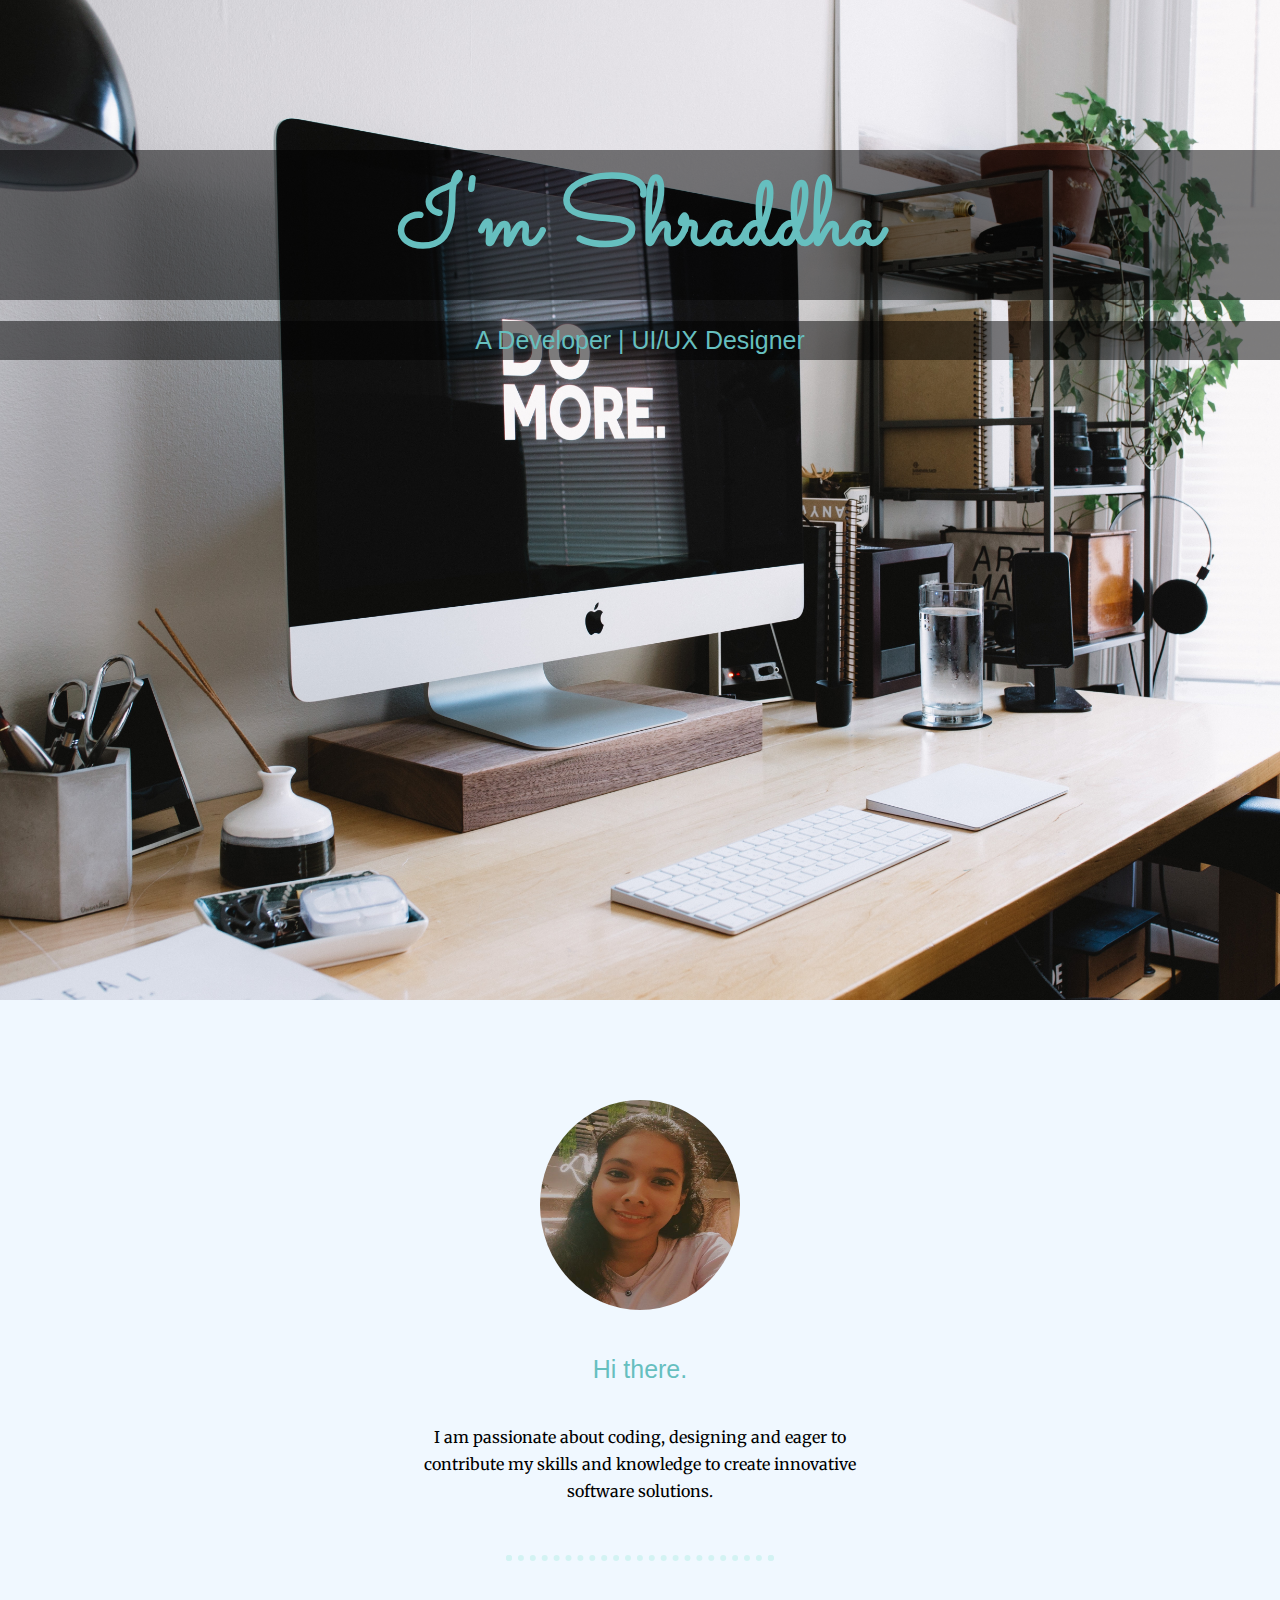
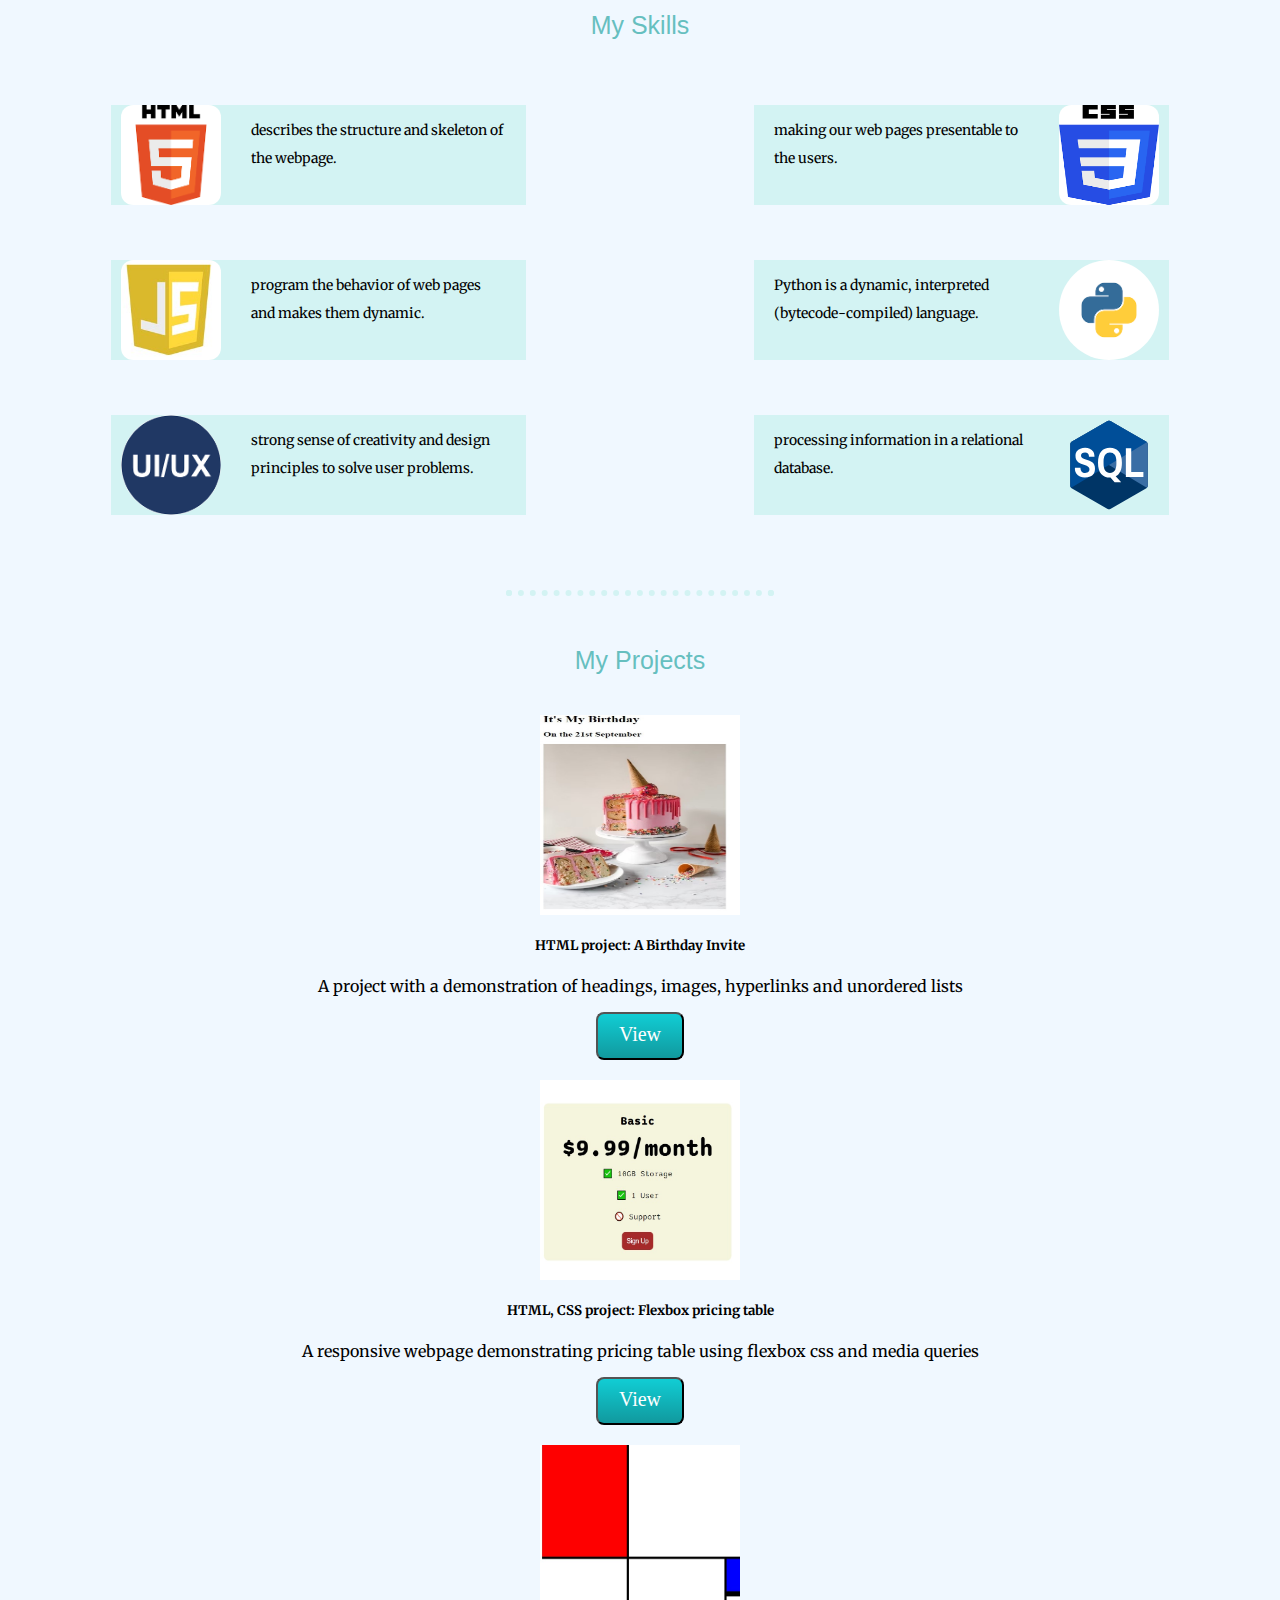
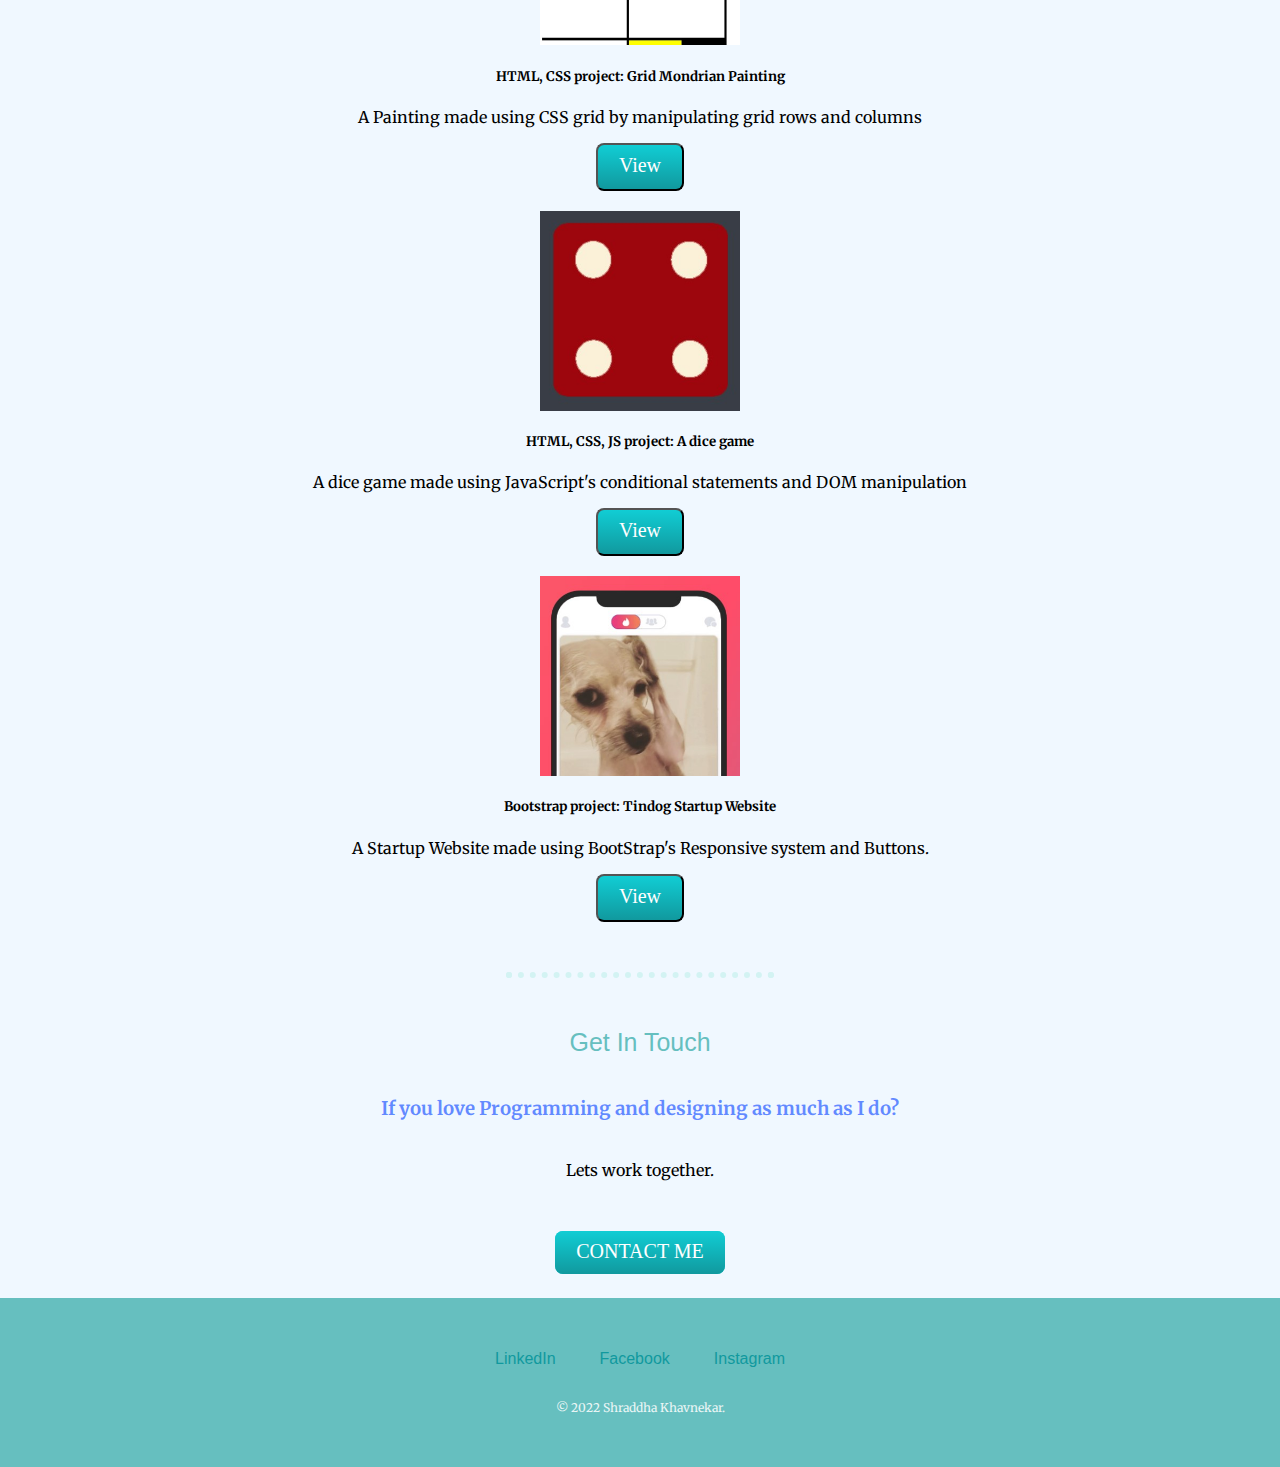
<file: index.html>
<!DOCTYPE html>
<html lang="en">
  <head>
    <meta charset="UTF-8" />
    <meta name="viewport" content="width=device-width, initial-scale=1.0" />
    <title>Shraddha Khavnekar's Portfolio</title>
    <link href="https://cdn.jsdelivr.net/npm/bootstrap@5.2.3/dist/css/bootstrap.min.css" rel="stylesheet" integrity="sha384-rbsA2VBKQhggwzxH7pPCaAqO46MgnOM80zW1RWuH61DGLwZJEdK2Kadq2F9CUG65" crossorigin="anonymous">
    
    <link rel="stylesheet" href="style.css" />
    <link
      href="https://fonts.googleapis.com/css2?family=Merriweather:ital,wght@0,300;1,700&family=Montserrat:wght@100&family=Sacramento&display=swap"
      rel="stylesheet"
    />

    
    
  </head>
  <body>
    <div class="top-container">
      <!-- <img class="top-cloud" alt="top-cloud-img" src="images/cloud.png" /> -->
      
      <!-- Add more source elements for different video formats (WebM, Ogg) -->
   

  
      <h1 class="faded" >I'm Shraddha</h1>
      <h2 class="faded">A Developer | UI/UX Designer</h2>

    </div>

      <!-- <img class="bottom-cloud" src="images/cloud.png" alt="bottom-cloud-img" /> -->

      
    </div>

    <div class="container2">
      <div class="summary">
        <img class="photo" src="images/myphoto.jpg" alt="" />
        <h2>Hi there.</h2>
        <p class="intro">
          I am passionate about coding, designing and eager to contribute my
          skills and knowledge to create innovative software solutions.
        </p>
      </div>

      <hr />
      <h2>My Skills</h2>
      <div class="skillscontainer">
        
        <div class="skill">
          <img src="images/html5.png" alt="html-img" class="skillimg fleft" />
          <p class="desc">describes the structure and skeleton of the webpage.</p>
        </div>

        <div class="skill">
          <img class="skillimg fright" src="images/css3.png" alt="css-img" />
          <p class="desc">making our web pages presentable to the users.</p>
        </div>

        <div class="skill">
          <img class="skillimg fleft" src="images/JS.jpg" alt="JS-img" />
          <p class="desc">program the behavior of web pages and makes them dynamic.</p>
        </div>

        <div class="skill">
          <img class="skillimg2 fright" src="images/python.png" alt="python-img" />
          <p class="desc">
            Python is a dynamic, interpreted (bytecode-compiled) language.
          </p>
        </div>

        <div class="skill">
          <img class="skillimg2 fleft" src="images/UIUX.png" alt="UI/UX-img" />
          <p class="desc">
            strong sense of creativity and design principles to solve user
            problems.
          </p>
        </div>

        <div class="skill">
          <img class="skillimg2 fright" src="images/sql.svg" alt="sql-img" />
          <p class="desc">
            processing information in a relational database.
          </p>
        </div>
      </div>
    </div>

    <hr>

    <h2>My Projects</h2>
    <div class="container3">

      <div class="row row-cols-1 row-cols-md-2 g-4">
        <div class="col">
          <div class="card">
            <img src="./mybday.jpg" class="card-img-top" alt="...">
            <div class="card-body">
              <h5 class="card-title">HTML project: A Birthday Invite</h5>
              <p class="card-text">A project with a demonstration of headings, images, hyperlinks and
                unordered lists</p>
                <a href="projects/BirthdayInvite.html"><button type="button" class="btn btn-info">View</button></a>
            </div>
          </div>
        </div>
        <div class="col">
          <div class="card">
            <img src="./Flexbox pricing table.jpg" class="card-img-top" alt="...">
            <div class="card-body">
              <h5 class="card-title">HTML, CSS project: Flexbox pricing table</h5>
              <p class="card-text">A responsive webpage demonstrating pricing table using flexbox css and
                media queries</p>
                <a href="projects/9.4 Flexbox Pricing Table Project/index.html"><button type="button" class="btn btn-info">View</button></a>
            </div>
          </div>
        </div>
        <div class="col">
          <div class="card">
            <img src="./mondrian.jpg" class="card-img-top" alt="...">
            <div class="card-body">
              <h5 class="card-title">HTML, CSS project: Grid Mondrian Painting</h5>
              <p class="card-text">A Painting made using CSS grid by manipulating grid rows and columns</p>
              <a href="projects/10.3 Grid Mondrian Project/index.html"><button type="button" class="btn btn-info">View</button></a>
            </div>
          </div>
        </div>
        <div class="col">
          <div class="card">
            <img src="./dice.jpg" class="card-img-top" alt="...">
            <div class="card-body">
              <h5 class="card-title">HTML, CSS, JS project: A dice game</h5>
              <p class="card-text">A dice game made using JavaScript's conditional statements and DOM
                manipulation</p>
                <a href="projects/Dicee Challenge - Starting Files/dicee.html"><button type="button" class="btn btn-info">View</button></a>
            </div>
          </div>
        </div>

        <div class="col-lg-12">
          <div class="card">
            <img src="./Tindog.jpg" class="card-img-top" alt="...">
            <div class="card-body">
              <h5 class="card-title">Bootstrap project: Tindog Startup Website</h5>
              <p class="card-text">A Startup Website made using BootStrap's Responsive system and Buttons.</p>
              <a href="projects/11.3 TinDog Project/index.html"><button type="button" class="btn btn-info">View</button></a>
            </div>
          </div>
        </div>
        
      </div>
      
      <!-- <div class="project pro1">
        <h3>HTML project: A Birthday Invite</h3>
        <a href="projects/BirthdayInvite.html">
          <img src="mybday.jpg" alt="Birthdaycake" class="proj"/>
        </a>
        <p class="paraproject">
          A project with a demonstration of headings, images, hyperlinks and
          unordered lists
        </p>
      </div>

      <div class="project pro2">
        <h3>HTML, CSS project: Flexbox pricing table</h3>
        <a href="projects/9.4 Flexbox Pricing Table Project/index.html">
          <img src="Flexbox pricing table.jpg" alt="" class="proj"/>
        </a>
        <p class="paraproject">
          A responsive webpage demonstrating pricing table using flexbox css and
          media queries
        </p>
      </div>

      <div class="project pro3">
        <h3>HTML, CSS project: Grid Mondrian Painting</h3>
        <a href="projects/10.3 Grid Mondrian Project/index.html">
          <img src="mondrian.jpg" alt="" class="proj" />
        </a>
        <p class="paraproject">
          A Painting made using CSS grid by manipulating grid rows and columns
        </p>
      </div>

      <div class="project pro4">
        <h3>HTML, CSS, JS project: A dice game</h3>
        <a href="projects/Dicee Challenge - Starting Files/dicee.html">
          <img src="dice.jpg" alt="" class="proj"/>
        </a>
        <p class="paraproject">
          A dice game made using JavaScript's conditional statements and DOM
          manipulation
        </p>
      </div> -->
    </div>

    <hr />

    <div class="contact-me">
      <h2>Get In Touch</h2>
      <h3>If you love Programming and designing as much as I do?</h3>
      <p class="contact-mesg">Lets work together.</p>
      <a class="btn" href="mailto:shraddhakhavnekar@gmail.com">CONTACT ME</a>
    </div>

    <div class="bottom-container">
      <a class="footer-link" href="https://www.linkedin.com/in/shraddha-khavnekar-8a7a76219/">LinkedIn</a>
      <a class="footer-link" href="https://www.facebook.com/shrddzzk001/">Facebook</a>
      <a class="footer-link" href="https://www.instagram.com/_shrdzzk_/">Instagram</a>
      <p class="copyright">© 2022 Shraddha Khavnekar.</p>
    </div>
  </body>
</html>
</file>
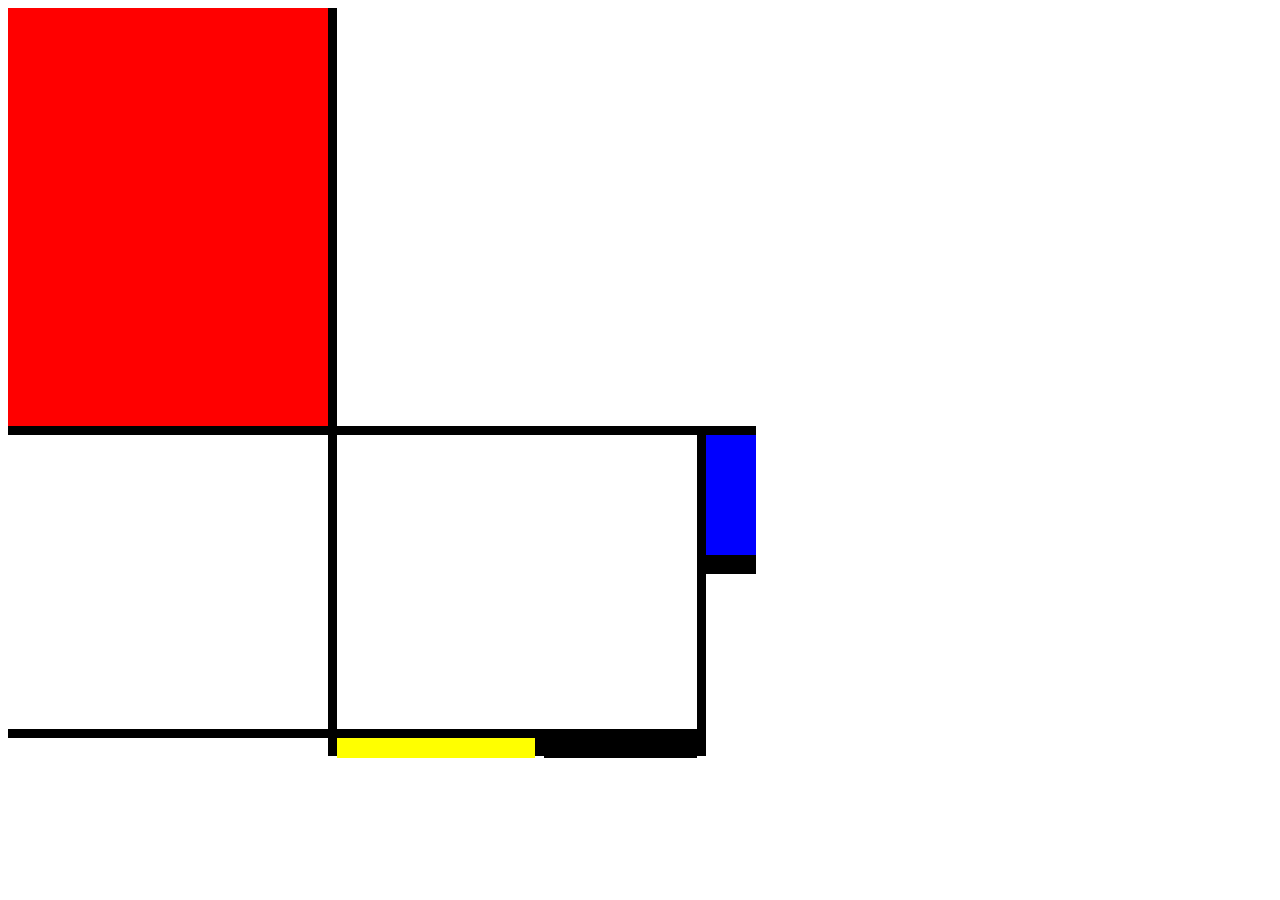
<file: projects/10.3 Grid Mondrian Project/index.html>
<!DOCTYPE html>
<html lang="en">

<head>
  <meta charset="UTF-8">
  <meta name="viewport" content="width=device-width, initial-scale=1.0">
  <title>Mondrian Project</title>
  <style>
    /* 
    Write your CSS here 
    Gap Colour: #000
    White: #F0F1EC
    Red: #E72F24
    Black: #232629
    Blue: #004592
    Yellow: #F9D01E

    For dimensions, see dimensions.png image.
    HINT: Remember you can't change the properties of grid lines.
    But grid lines are transparent!
    */

    .container{
      background-color: black;
      display: grid;
      height: 748px;
      width: 748px;
      grid-template-rows: 418px 130px 155px 20px;
      grid-template-columns:  320px 198px 153px 50px ;
      gap: 9px;
    }

    .red{
      background-color: red;
    }

    .item{
      background-color: white;
    }
    .white1{
      grid-column: span 3;
    }

    .white2{
      grid-row: span 2;
    }

    .white3{
      /* grid-column: span 2;
      grid-row: span 2; */
      grid-area: 2/2/4/4;
    }


    .white4{
      grid-row: span 2;
    }

    
    .blue{
      background-color:blue;
      border-bottom: 10px solid black;
    }

    .black{
      background-color: black;
    }

    .yellow{
      background-color: yellow;
    }
  </style>
</head>

<body>
  <!-- Write your HTML here -->
  <div class="container">
    <div class="red"></div>
    <div class="item white1"></div>
    <div class="item white2"></div>
    <div class="item white3"></div>
    <div class="item blue"></div>
    <div class="item white4"></div>
    <div class="item white5"></div>
    <div class="item yellow"></div>
    <div class="item black"></div>
    

  </div>
</body>

</html>
</file>
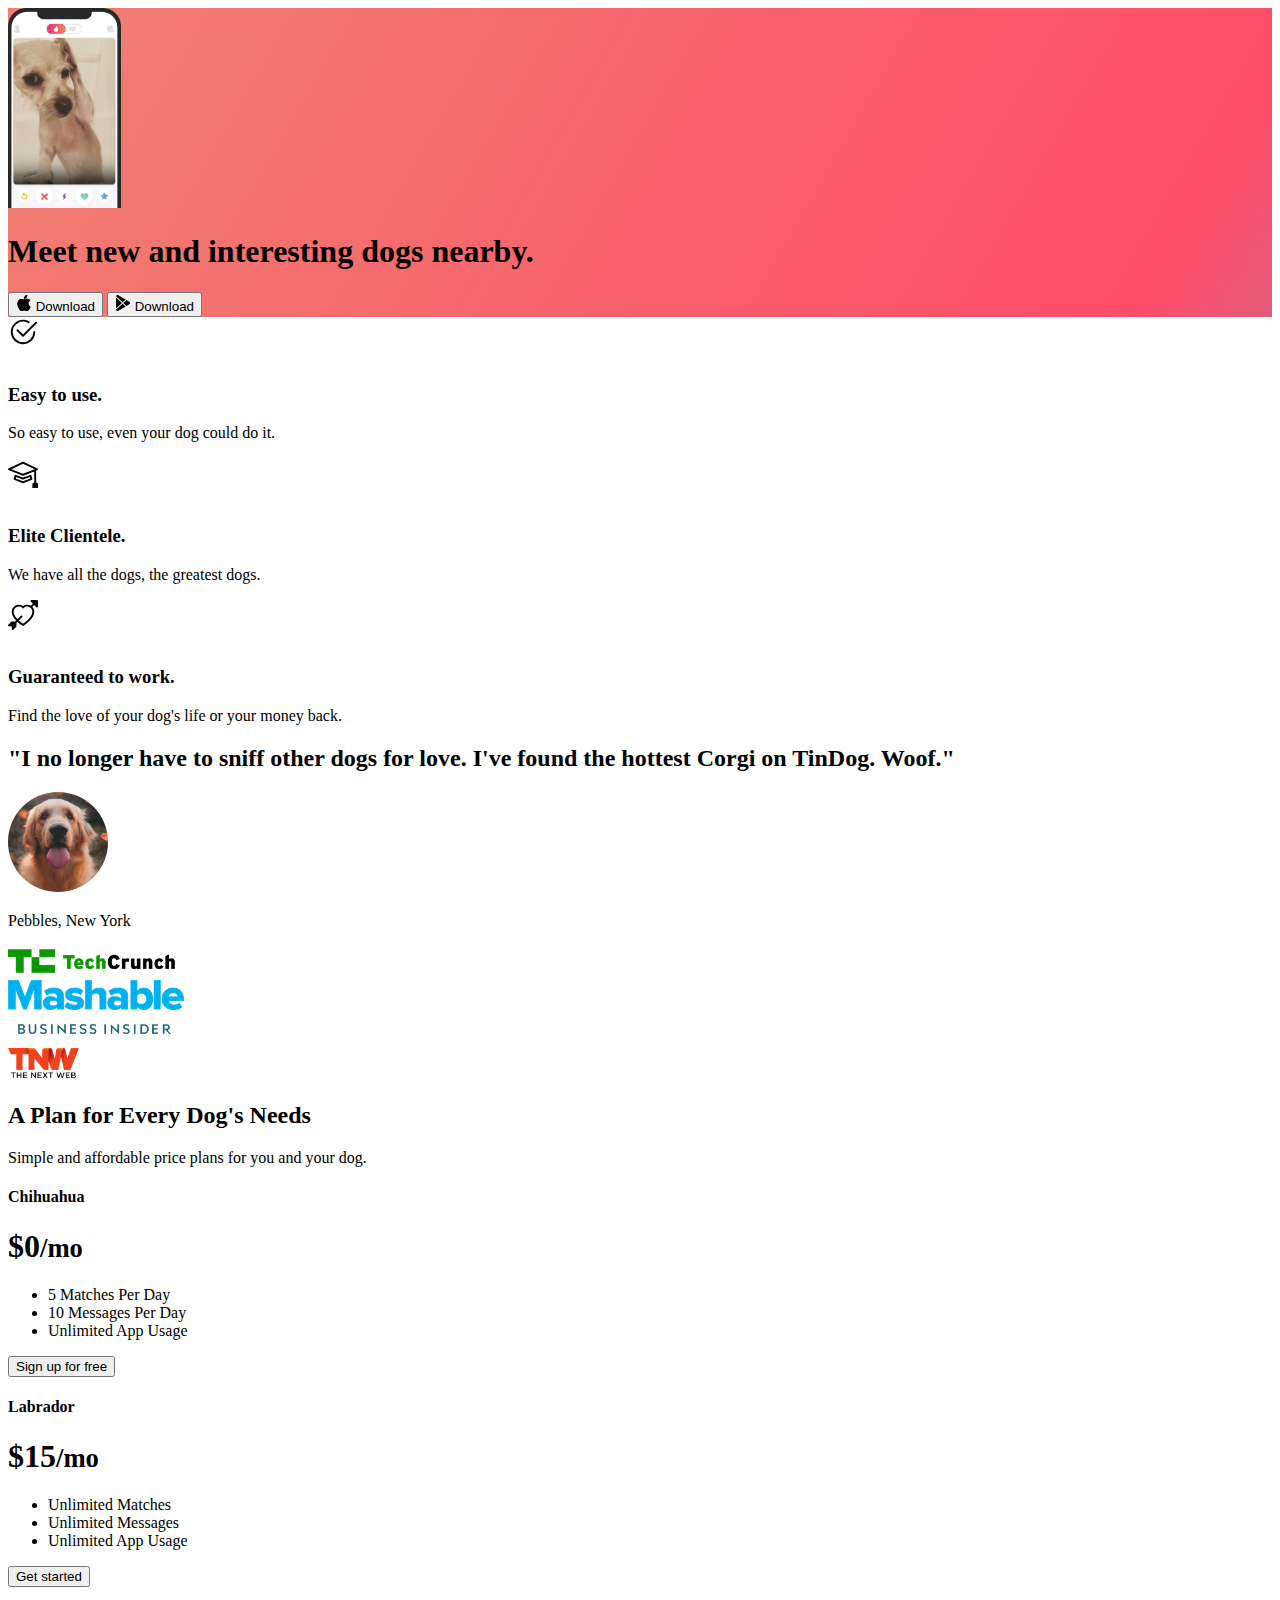
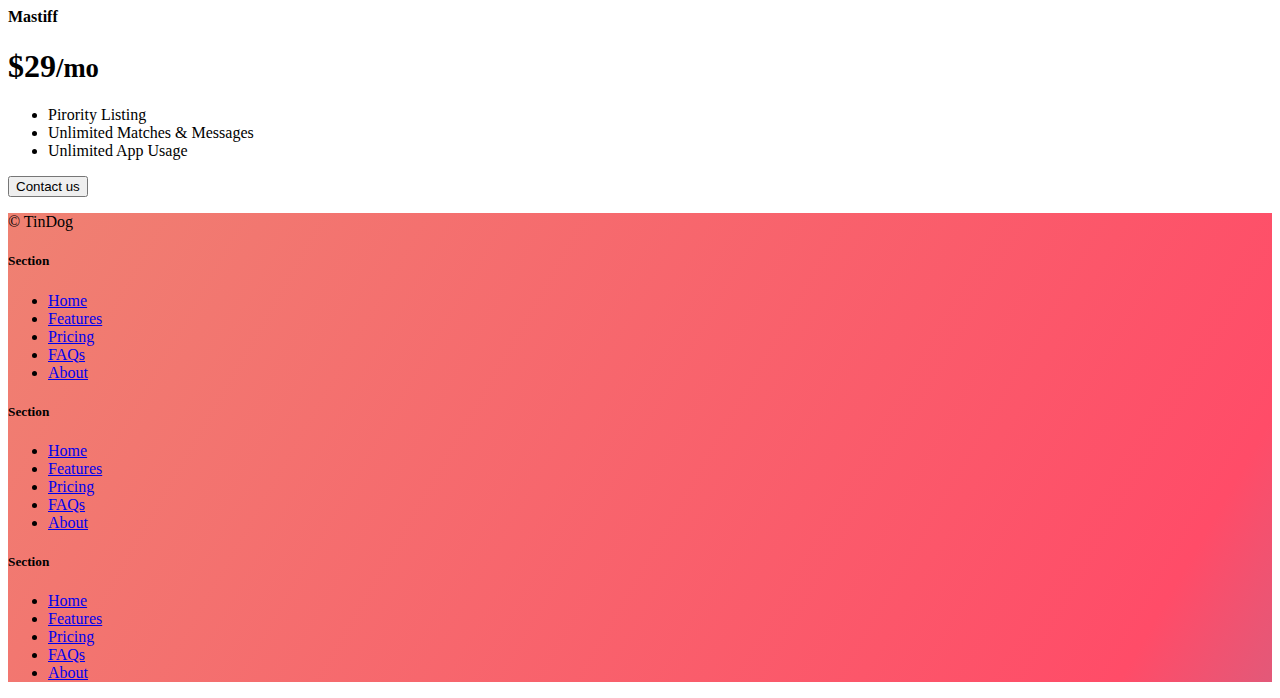
<file: projects/11.3 TinDog Project/index.html>
<!DOCTYPE html>
<html lang="en">
  <head>
    <meta charset="UTF-8" />
    <meta name="viewport" content="width=device-width, initial-scale=1.0" />
    <title>TinDog</title>
    <link rel="stylesheet" href="css/style.css" />
    <link
      href="https://cdn.jsdelivr.net/npm/bootstrap@5.3.2/dist/css/bootstrap.min.css"
      rel="stylesheet"
      integrity="sha384-T3c6CoIi6uLrA9TneNEoa7RxnatzjcDSCmG1MXxSR1GAsXEV/Dwwykc2MPK8M2HN"
      crossorigin="anonymous"
    />
  </head>

  <body>
    <!-- Title -->
    <section id="title" class="gradient-background">
      <div class="container col-xxl-8 px-4 pt-5">
        <div class="row flex-lg-row-reverse align-items-center g-5 py-5">
          <div class="col-10 col-sm-8 col-lg-6">
            <img
              src="./images/iphone.png"
              class="d-block mx-lg-auto img-fluid"
              alt="app demo"
              height="200"
              loading="lazy"
            />
          </div>
          <div class="col-lg-6">
            <h1 class="display-5 fw-bold text-body-emphasis lh-1 mb-3">
              Meet new and interesting dogs nearby.
            </h1>

            <div class="d-grid gap-2 d-md-flex justify-content-md-start">
              <button type="button" class="btn btn-light btn-lg px-4 me-md-2">
                <svg
                  xmlns="http://www.w3.org/2000/svg"
                  width="16"
                  height="16"
                  fill="currentColor"
                  class="bi bi-apple mb-1"
                  viewBox="0 0 16 16"
                >
                  <path
                    d="M11.182.008C11.148-.03 9.923.023 8.857 1.18c-1.066 1.156-.902 2.482-.878 2.516.024.034 1.52.087 2.475-1.258.955-1.345.762-2.391.728-2.43Zm3.314 11.733c-.048-.096-2.325-1.234-2.113-3.422.212-2.189 1.675-2.789 1.698-2.854.023-.065-.597-.79-1.254-1.157a3.692 3.692 0 0 0-1.563-.434c-.108-.003-.483-.095-1.254.116-.508.139-1.653.589-1.968.607-.316.018-1.256-.522-2.267-.665-.647-.125-1.333.131-1.824.328-.49.196-1.422.754-2.074 2.237-.652 1.482-.311 3.83-.067 4.56.244.729.625 1.924 1.273 2.796.576.984 1.34 1.667 1.659 1.899.319.232 1.219.386 1.843.067.502-.308 1.408-.485 1.766-.472.357.013 1.061.154 1.782.539.571.197 1.111.115 1.652-.105.541-.221 1.324-1.059 2.238-2.758.347-.79.505-1.217.473-1.282Z"
                  />
                  <path
                    d="M11.182.008C11.148-.03 9.923.023 8.857 1.18c-1.066 1.156-.902 2.482-.878 2.516.024.034 1.52.087 2.475-1.258.955-1.345.762-2.391.728-2.43Zm3.314 11.733c-.048-.096-2.325-1.234-2.113-3.422.212-2.189 1.675-2.789 1.698-2.854.023-.065-.597-.79-1.254-1.157a3.692 3.692 0 0 0-1.563-.434c-.108-.003-.483-.095-1.254.116-.508.139-1.653.589-1.968.607-.316.018-1.256-.522-2.267-.665-.647-.125-1.333.131-1.824.328-.49.196-1.422.754-2.074 2.237-.652 1.482-.311 3.83-.067 4.56.244.729.625 1.924 1.273 2.796.576.984 1.34 1.667 1.659 1.899.319.232 1.219.386 1.843.067.502-.308 1.408-.485 1.766-.472.357.013 1.061.154 1.782.539.571.197 1.111.115 1.652-.105.541-.221 1.324-1.059 2.238-2.758.347-.79.505-1.217.473-1.282Z"
                  />
                </svg>
                Download
              </button>
              <button type="button" class="btn btn-outline-light btn-lg px-4">
                <svg
                  xmlns="http://www.w3.org/2000/svg"
                  width="16"
                  height="16"
                  fill="currentColor"
                  class="bi bi-google-play mb-1"
                  viewBox="0 0 16 16"
                >
                  <path
                    d="M14.222 9.374c1.037-.61 1.037-2.137 0-2.748L11.528 5.04 8.32 8l3.207 2.96 2.694-1.586Zm-3.595 2.116L7.583 8.68 1.03 14.73c.201 1.029 1.36 1.61 2.303 1.055l7.294-4.295ZM1 13.396V2.603L6.846 8 1 13.396ZM1.03 1.27l6.553 6.05 3.044-2.81L3.333.215C2.39-.341 1.231.24 1.03 1.27Z"
                  />
                </svg>
                Download
              </button>
            </div>
          </div>
        </div>
      </div>
    </section>
    <!-- Features -->
    <section id="features">
      <div class="container mt-5">
        <div class="row g-4 py-5 row-cols-1 row-cols-lg-3">
          <div class="col d-flex align-items-start">
            <div
              class="icon-square text-body-emphasis bg-body-secondary d-inline-flex align-items-center justify-content-center fs-4 flex-shrink-0 me-3"
            >
              <svg
                xmlns="http://www.w3.org/2000/svg"
                height="30"
                fill="currentColor"
                class="bi bi-check2-circle"
                viewBox="0 0 16 16"
              >
                <path
                  d="M2.5 8a5.5 5.5 0 0 1 8.25-4.764.5.5 0 0 0 .5-.866A6.5 6.5 0 1 0 14.5 8a.5.5 0 0 0-1 0 5.5 5.5 0 1 1-11 0z"
                />
                <path
                  d="M15.354 3.354a.5.5 0 0 0-.708-.708L8 9.293 5.354 6.646a.5.5 0 1 0-.708.708l3 3a.5.5 0 0 0 .708 0l7-7z"
                />
              </svg>
            </div>
            <div>
              <h3 class="fs-2 text-body-emphasis">Easy to use.</h3>
              <p>So easy to use, even your dog could do it.</p>
            </div>
          </div>
          <div class="col d-flex align-items-start">
            <div
              class="icon-square text-body-emphasis bg-body-secondary d-inline-flex align-items-center justify-content-center fs-4 flex-shrink-0 me-3"
            >
              <svg
                xmlns="http://www.w3.org/2000/svg"
                height="30"
                fill="currentColor"
                class="bi bi-mortarboard"
                viewBox="0 0 16 16"
              >
                <path
                  d="M8.211 2.047a.5.5 0 0 0-.422 0l-7.5 3.5a.5.5 0 0 0 .025.917l7.5 3a.5.5 0 0 0 .372 0L14 7.14V13a1 1 0 0 0-1 1v2h3v-2a1 1 0 0 0-1-1V6.739l.686-.275a.5.5 0 0 0 .025-.917l-7.5-3.5ZM8 8.46 1.758 5.965 8 3.052l6.242 2.913L8 8.46Z"
                />
                <path
                  d="M4.176 9.032a.5.5 0 0 0-.656.327l-.5 1.7a.5.5 0 0 0 .294.605l4.5 1.8a.5.5 0 0 0 .372 0l4.5-1.8a.5.5 0 0 0 .294-.605l-.5-1.7a.5.5 0 0 0-.656-.327L8 10.466 4.176 9.032Zm-.068 1.873.22-.748 3.496 1.311a.5.5 0 0 0 .352 0l3.496-1.311.22.748L8 12.46l-3.892-1.556Z"
                />
              </svg>
            </div>
            <div>
              <h3 class="fs-2 text-body-emphasis">Elite Clientele.</h3>
              <p>We have all the dogs, the greatest dogs.</p>
            </div>
          </div>
          <div class="col d-flex align-items-start">
            <div
              class="icon-square text-body-emphasis bg-body-secondary d-inline-flex align-items-center justify-content-center fs-4 flex-shrink-0 me-3"
            >
              <svg
                xmlns="http://www.w3.org/2000/svg"
                height="30"
                fill="currentColor"
                class="bi bi-arrow-through-heart"
                viewBox="0 0 16 16"
              >
                <path
                  fill-rule="evenodd"
                  d="M2.854 15.854A.5.5 0 0 1 2 15.5V14H.5a.5.5 0 0 1-.354-.854l1.5-1.5A.5.5 0 0 1 2 11.5h1.793l.53-.53c-.771-.802-1.328-1.58-1.704-2.32-.798-1.575-.775-2.996-.213-4.092C3.426 2.565 6.18 1.809 8 3.233c1.25-.98 2.944-.928 4.212-.152L13.292 2 12.147.854A.5.5 0 0 1 12.5 0h3a.5.5 0 0 1 .5.5v3a.5.5 0 0 1-.854.354L14 2.707l-1.006 1.006c.236.248.44.531.6.845.562 1.096.585 2.517-.213 4.092-.793 1.563-2.395 3.288-5.105 5.08L8 13.912l-.276-.182a21.86 21.86 0 0 1-2.685-2.062l-.539.54V14a.5.5 0 0 1-.146.354l-1.5 1.5Zm2.893-4.894A20.419 20.419 0 0 0 8 12.71c2.456-1.666 3.827-3.207 4.489-4.512.679-1.34.607-2.42.215-3.185-.817-1.595-3.087-2.054-4.346-.761L8 4.62l-.358-.368c-1.259-1.293-3.53-.834-4.346.761-.392.766-.464 1.845.215 3.185.323.636.815 1.33 1.519 2.065l1.866-1.867a.5.5 0 1 1 .708.708L5.747 10.96Z"
                />
              </svg>
            </div>
            <div>
              <h3 class="fs-2 text-body-emphasis">Guaranteed to work.</h3>
              <p>Find the love of your dog's life or your money back.</p>
            </div>
          </div>
        </div>
      </div>
    </section>
    <!-- Testimonial -->
    <section id="testimonial">
      <div class="my-5">
        <div class="p-5 text-center bg-body-tertiary">
          <div class="container py-5">
            <h2 class="text-body-emphasis">
              "I no longer have to sniff other dogs for love. I've found the
              hottest Corgi on TinDog. Woof."
            </h2>
            <img
              class="profile-img mt-5"
              src="./images/dog-img.jpg"
              alt="dog-profile"
            />
            <p class="col-lg-8 mx-auto lead mt-2">Pebbles, New York</p>
          </div>

          <div class="container">
            <div class="row">
              <div class="col-lg-3 col-sm-12">
                <img src="./images/techcrunch.png" alt="techcrunch" height="30">
              </div>
              <div class="col-lg-3 col-sm-12">
                <img src="./images/mashable.png" alt="techcrunch" height="30">
              </div>
              <div class="col-lg-3 col-sm-12">
                <img src="./images/bizinsider.png" alt="techcrunch" height="30">
              </div>
              <div class="col-lg-3 col-sm-12">
                <img src="./images/tnw.png" alt="techcrunch" height="30">
              </div>
            </div>
          </div>
        </div>
      </div>
    </section>
    <!-- Pricing -->
    <div class="container">
      <div class="pricing-header p-3 pb-md-4 mx-auto text-center">
        <h2 class="display-4 fw-normal text-body-emphasis">A Plan for Every Dog's Needs</h2>
        <p class="fs-5 text-body-secondary">Simple and affordable price plans for you and your dog.</p>
      </div>
    <section id="pricing">
      <div class="row row-cols-1 row-cols-md-3 mb-3 text-center">
        <div class="col">
          <div class="card mb-4 rounded-3 shadow-sm">
            <div class="card-header py-3">
              <h4 class="my-0 fw-normal">Chihuahua</h4>
            </div>
            <div class="card-body">
              <h1 class="card-title pricing-card-title">$0<small class="text-body-secondary fw-light">/mo</small></h1>
              <ul class="list-unstyled mt-3 mb-4">
                <li>5 Matches Per Day</li>
                <li>10 Messages Per Day</li>
                <li>Unlimited App Usage</li>
                
              </ul>
              <button type="button" class="w-100 btn btn-lg btn-outline-dark">Sign up for free</button>
            </div>
          </div>
        </div>
        <div class="col">
          <div class="card mb-4 rounded-3 shadow-sm">
            <div class="card-header py-3">
              <h4 class="my-0 fw-normal">Labrador</h4>
            </div>
            <div class="card-body">
              <h1 class="card-title pricing-card-title">$15<small class="text-body-secondary fw-light">/mo</small></h1>
              <ul class="list-unstyled mt-3 mb-4">
                <li>Unlimited Matches</li>
                <li>Unlimited Messages</li>
                <li>Unlimited App Usage</li>
                
              </ul>
              <button type="button" class="w-100 btn btn-lg btn-dark">Get started</button>
            </div>
          </div>
        </div>
        <div class="col">
          <div class="card mb-4 rounded-3 shadow-sm border-primary">
            <div class="card-header py-3 text-bg-dark border-dark">
              <h4 class="my-0 fw-normal">Mastiff</h4>
            </div>
            <div class="card-body">
              <h1 class="card-title pricing-card-title">$29<small class="text-body-secondary fw-light">/mo</small></h1>
              <ul class="list-unstyled mt-3 mb-4">
                <li>Pirority Listing</li>
                <li>Unlimited Matches & Messages</li>
                <li>Unlimited App Usage</li>
                
              </ul>
              <button type="button" class="w-100 btn btn-lg btn-dark">Contact us</button>
            </div>
          </div>
        </div>
      </div>
    </div>
    </section>
    <!-- Footer -->
    <section id="footer" class="gradient-background">
      <div class="container">
        <footer class="row row-cols-1 row-cols-sm-2 row-cols-md-5 py-5 mt-5">
          <div class="col mb-3">
            
            <p class="text-body-secondary">© TinDog</p>
          </div>
      
          <div class="col mb-3">
      
          </div>
      
          <div class="col mb-3">
            <h5>Section</h5>
            <ul class="nav flex-column">
              <li class="nav-item mb-2"><a href="#" class="nav-link p-0 text-body-secondary">Home</a></li>
              <li class="nav-item mb-2"><a href="#" class="nav-link p-0 text-body-secondary">Features</a></li>
              <li class="nav-item mb-2"><a href="#" class="nav-link p-0 text-body-secondary">Pricing</a></li>
              <li class="nav-item mb-2"><a href="#" class="nav-link p-0 text-body-secondary">FAQs</a></li>
              <li class="nav-item mb-2"><a href="#" class="nav-link p-0 text-body-secondary">About</a></li>
            </ul>
          </div>
      
          <div class="col mb-3">
            <h5>Section</h5>
            <ul class="nav flex-column">
              <li class="nav-item mb-2"><a href="#" class="nav-link p-0 text-body-secondary">Home</a></li>
              <li class="nav-item mb-2"><a href="#" class="nav-link p-0 text-body-secondary">Features</a></li>
              <li class="nav-item mb-2"><a href="#" class="nav-link p-0 text-body-secondary">Pricing</a></li>
              <li class="nav-item mb-2"><a href="#" class="nav-link p-0 text-body-secondary">FAQs</a></li>
              <li class="nav-item mb-2"><a href="#" class="nav-link p-0 text-body-secondary">About</a></li>
            </ul>
          </div>
      
          <div class="col mb-3">
            <h5>Section</h5>
            <ul class="nav flex-column">
              <li class="nav-item mb-2"><a href="#" class="nav-link p-0 text-body-secondary">Home</a></li>
              <li class="nav-item mb-2"><a href="#" class="nav-link p-0 text-body-secondary">Features</a></li>
              <li class="nav-item mb-2"><a href="#" class="nav-link p-0 text-body-secondary">Pricing</a></li>
              <li class="nav-item mb-2"><a href="#" class="nav-link p-0 text-body-secondary">FAQs</a></li>
              <li class="nav-item mb-2"><a href="#" class="nav-link p-0 text-body-secondary">About</a></li>
            </ul>
          </div>
        </footer>
      </div>
    </section>
  </body>
</html>
</file>
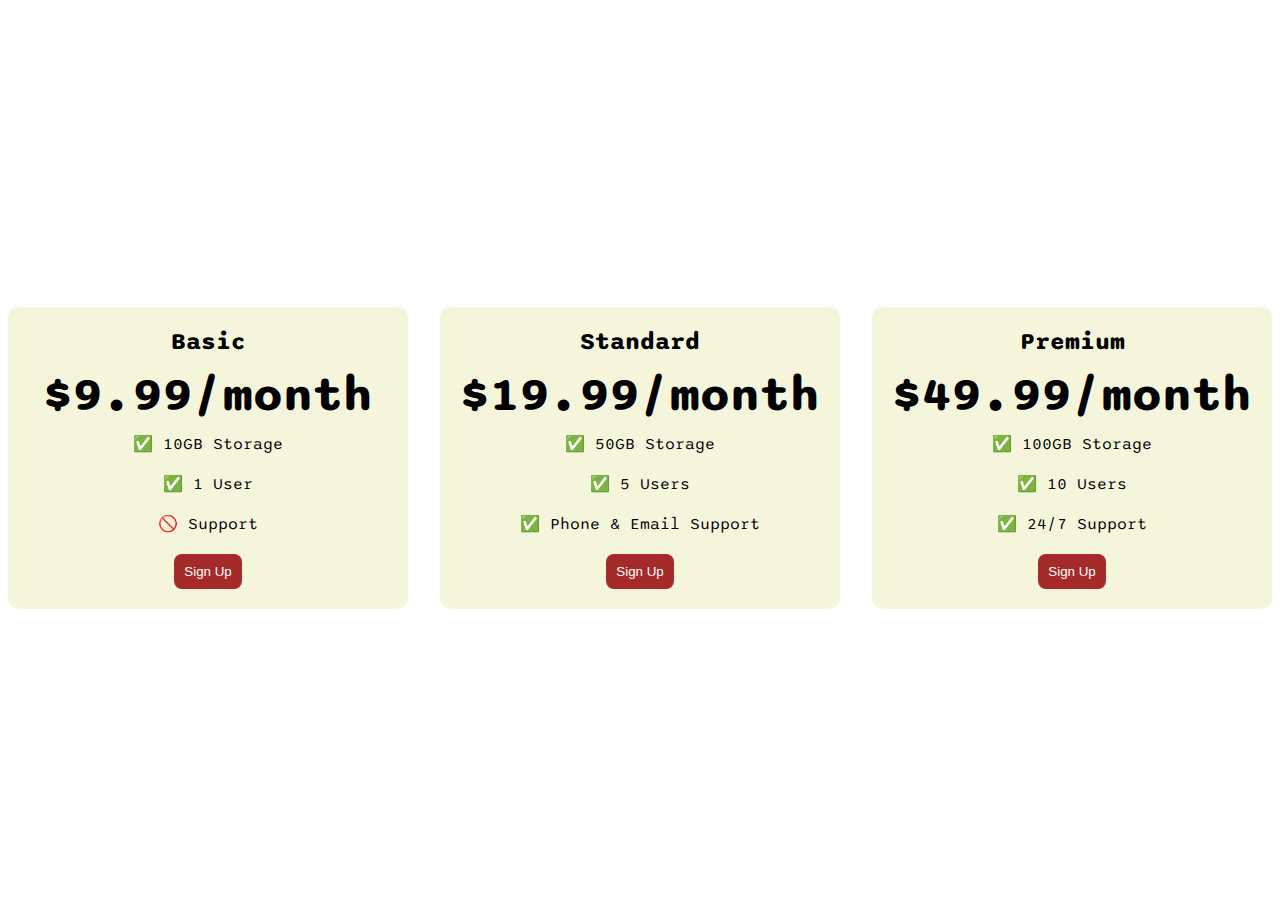
<file: projects/9.4 Flexbox Pricing Table Project/index.html>
<!DOCTYPE html>
<html>

  <head>
    <title>Flexbox Pricing Table</title>
    <link rel="preconnect" href="https://fonts.googleapis.com">
    <link rel="preconnect" href="https://fonts.gstatic.com" crossorigin>
    <link href="https://fonts.googleapis.com/css2?family=Sono:wght@400;700&display=swap" rel="stylesheet">
    <style>
      body {
      font-family: 'Sono', sans-serif;
    }

    .pricing-container {
      display: flex;
      justify-content: center;
      align-items: center;
      height: 100vh;
      gap: 2rem;
    }

    .pricing-plan {
      flex: 1;
      max-width: 400px;
      padding: 20px;
      background-color:beige;
      border-radius: 10px;
      text-align: center;
    }

    .plan-title {
      font-size: 24px;
      font-weight: bold;
      margin-bottom: 10px;
    }

    .plan-price {
      font-size: 48px;
      font-weight: bold;
      margin-bottom: 10px;
    }

    .plan-features {
      list-style: none;
      padding: 0;
      margin: 0;
    }

    .plan-features li {
      margin-bottom: 20px;
    }

    .plan-button {
      padding: 10px;
      background-color: brown;
      color: #fff;
      border-radius: 8px;
      border: none;
    }

    @media (max-width: 1250px) {
      .pricing-container {
        flex-direction: column;
        height: 100%;
      }
    }
    </style>
  </head>

  <body>
    <div class="pricing-container">
      <div class="pricing-plan">
        <div class="plan-title">Basic</div>
        <div class="plan-price">$9.99/month</div>
        <ul class="plan-features">
          <li>✅ 10GB Storage</li>
          <li>✅ 1 User</li>
          <li>🚫 Support</li>
        </ul>
        <button class="plan-button">Sign Up</a>
      </div>
      <div class="pricing-plan">
        <div class="plan-title">Standard</div>
        <div class="plan-price">$19.99/month</div>
        <ul class="plan-features">
          <li>✅ 50GB Storage</li>
          <li>✅ 5 Users</li>
          <li>✅ Phone &amp; Email Support</li>
        </ul>
        <button class="plan-button">Sign Up</a>
      </div>
      <div class="pricing-plan">
        <div class="plan-title">Premium</div>
        <div class="plan-price">$49.99/month</div>
        <ul class="plan-features">
          <li>✅ 100GB Storage</li>
          <li>✅ 10 Users</li>
          <li>✅ 24/7 Support</li>
        </ul>
        <button class="plan-button">Sign Up</a>
      </div>
    </div>

  </body>

</html>
</file>
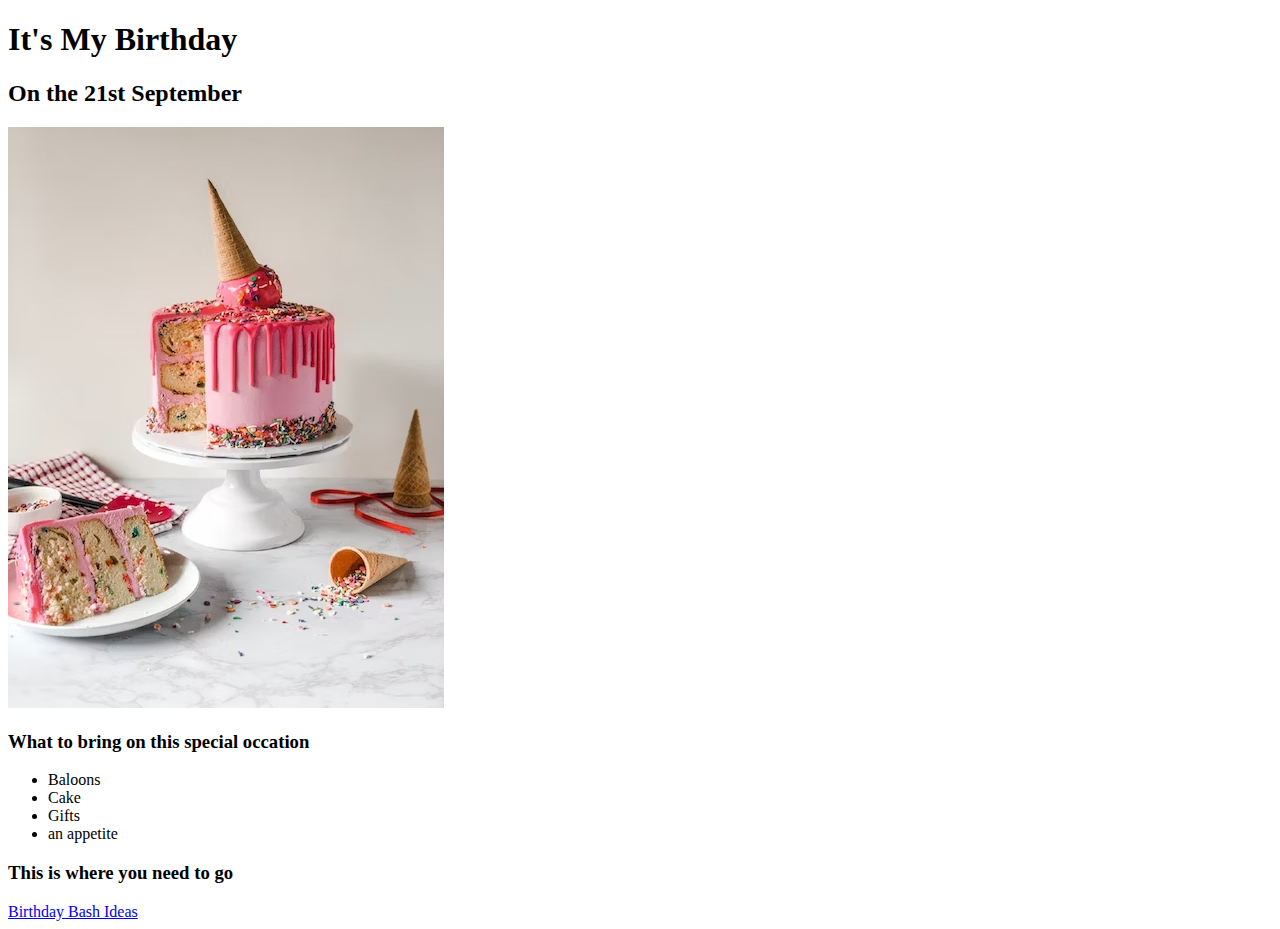
<file: projects/BirthdayInvite.html>
<!DOCTYPE html>
<html lang="en">
  <head>
    <meta charset="UTF-8" />
    <meta http-equiv="X-UA-Compatible" content="IE=edge" />
    <meta name="viewport" content="width=device-width, initial-scale=1.0" />
    <title>My Birthday Invite</title>
  </head>
  <body>
    <h1>It's My Birthday</h1>
    <h2>On the 21st September</h2>
    <img src="cake.avif" alt="cake" />

    <h3>What to bring on this special occation</h3>
    <ul>
      <li>Baloons</li>
      <li>Cake</li>
      <li>Gifts</li>
      <li>an appetite</li>
    </ul>

    <h3>This is where you need to go</h3>

    <a
      href="https://www.goodhousekeeping.com/life/parenting/g43441642/birthday-party-ideas-for-teens/"
      >Birthday Bash Ideas</a
    >
  </body>
</html>
</file>
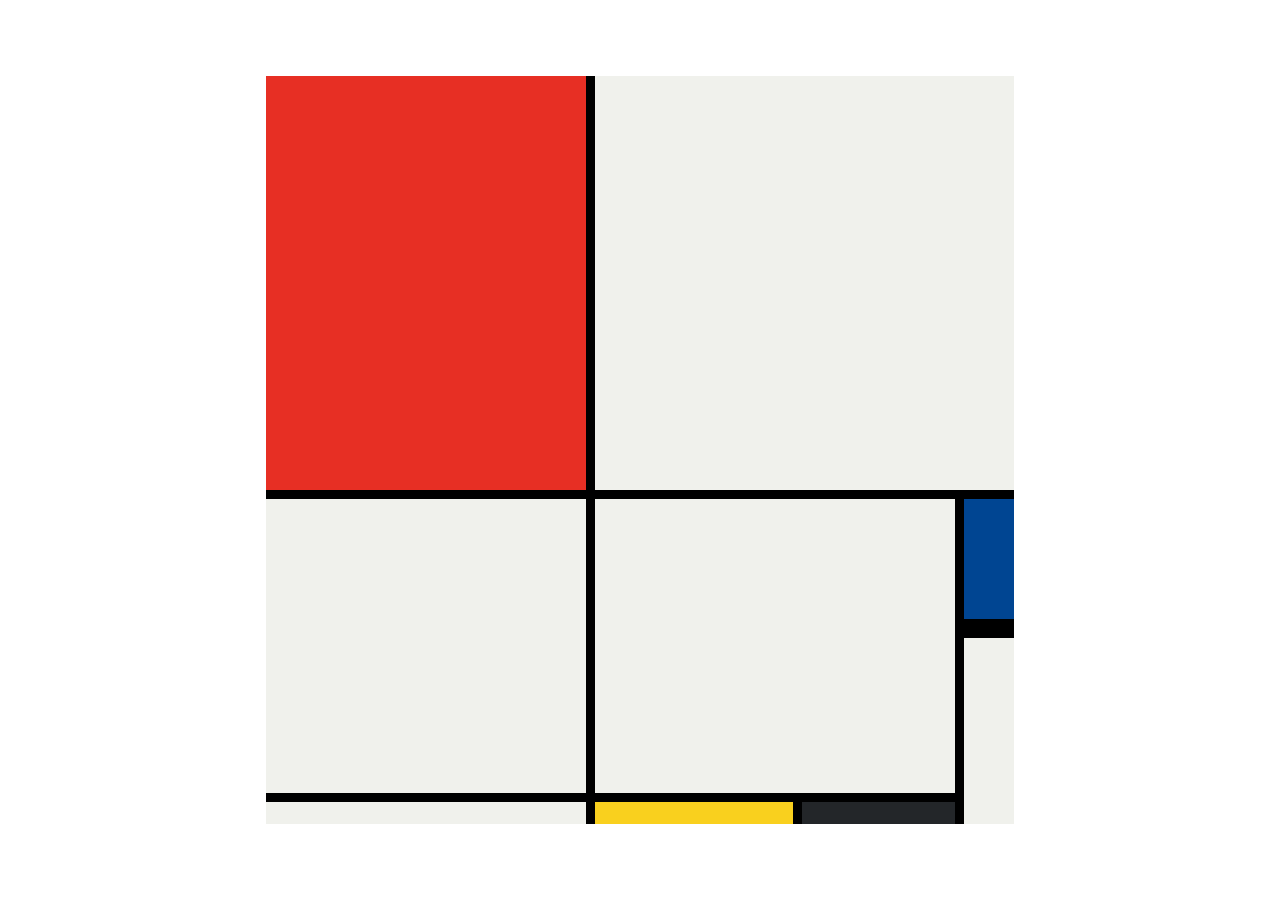
<file: projects/10.3 Grid Mondrian Project/solution.html>
<!DOCTYPE html>
<html lang="en">

<head>
  <meta charset="UTF-8">
  <meta name="viewport" content="width=device-width, initial-scale=1.0">
  <title>Mondrian Project</title>
  <style>
    /* 
    Write your CSS here 
    Line Colour: #000
    White: #F0F1EC
    Red: #E72F24
    Black: #232629
    Blue: #004592
    Yellow: #F9D01E
    */
    body {
      display: flex;
      justify-content: center;
      align-items: center;
      height: 100vh;
      margin: 0;
      padding: 0;
    }

    .container {
      height: 748px;
      width: 748px;
      display: grid;
      background-color: #000;
      grid-template-columns: 320px 198px 153px 50px;
      grid-template-rows: 414px 130px 155px 22px;
      gap: 9px;
    }

    .item {
      background-color: #F0F1EC;
    }

    .red {
      background-color: #E72F24;
    }

    .white1 {
      grid-column: span 3;
    }

    .white2 {
      grid-row: span 2;
    }

    .white3 {
      grid-area: 2 / 2 / 4 /4
    }

    .blue {
      background-color: #004592;
      border-bottom: 10px solid #000;
    }

    .white4 {
      grid-row: span 2;
    }

    .yellow {
      background-color: #F9D01E;
    }

    .black {
      background-color: #232629;
    }
  </style>
</head>

<body>
  <!-- Write your HTML here -->

  <div class="container">
    <div class="item red"></div>
    <div class="item white1"></div>
    <div class="item white2"></div>
    <div class="item white3"></div>

    <div class="item blue"></div>
    <div class="item white4"></div>

    <div class="item"></div>
    <div class="item yellow"></div>
    <div class="item black"></div>
  </div>
</body>

</html>
</file>
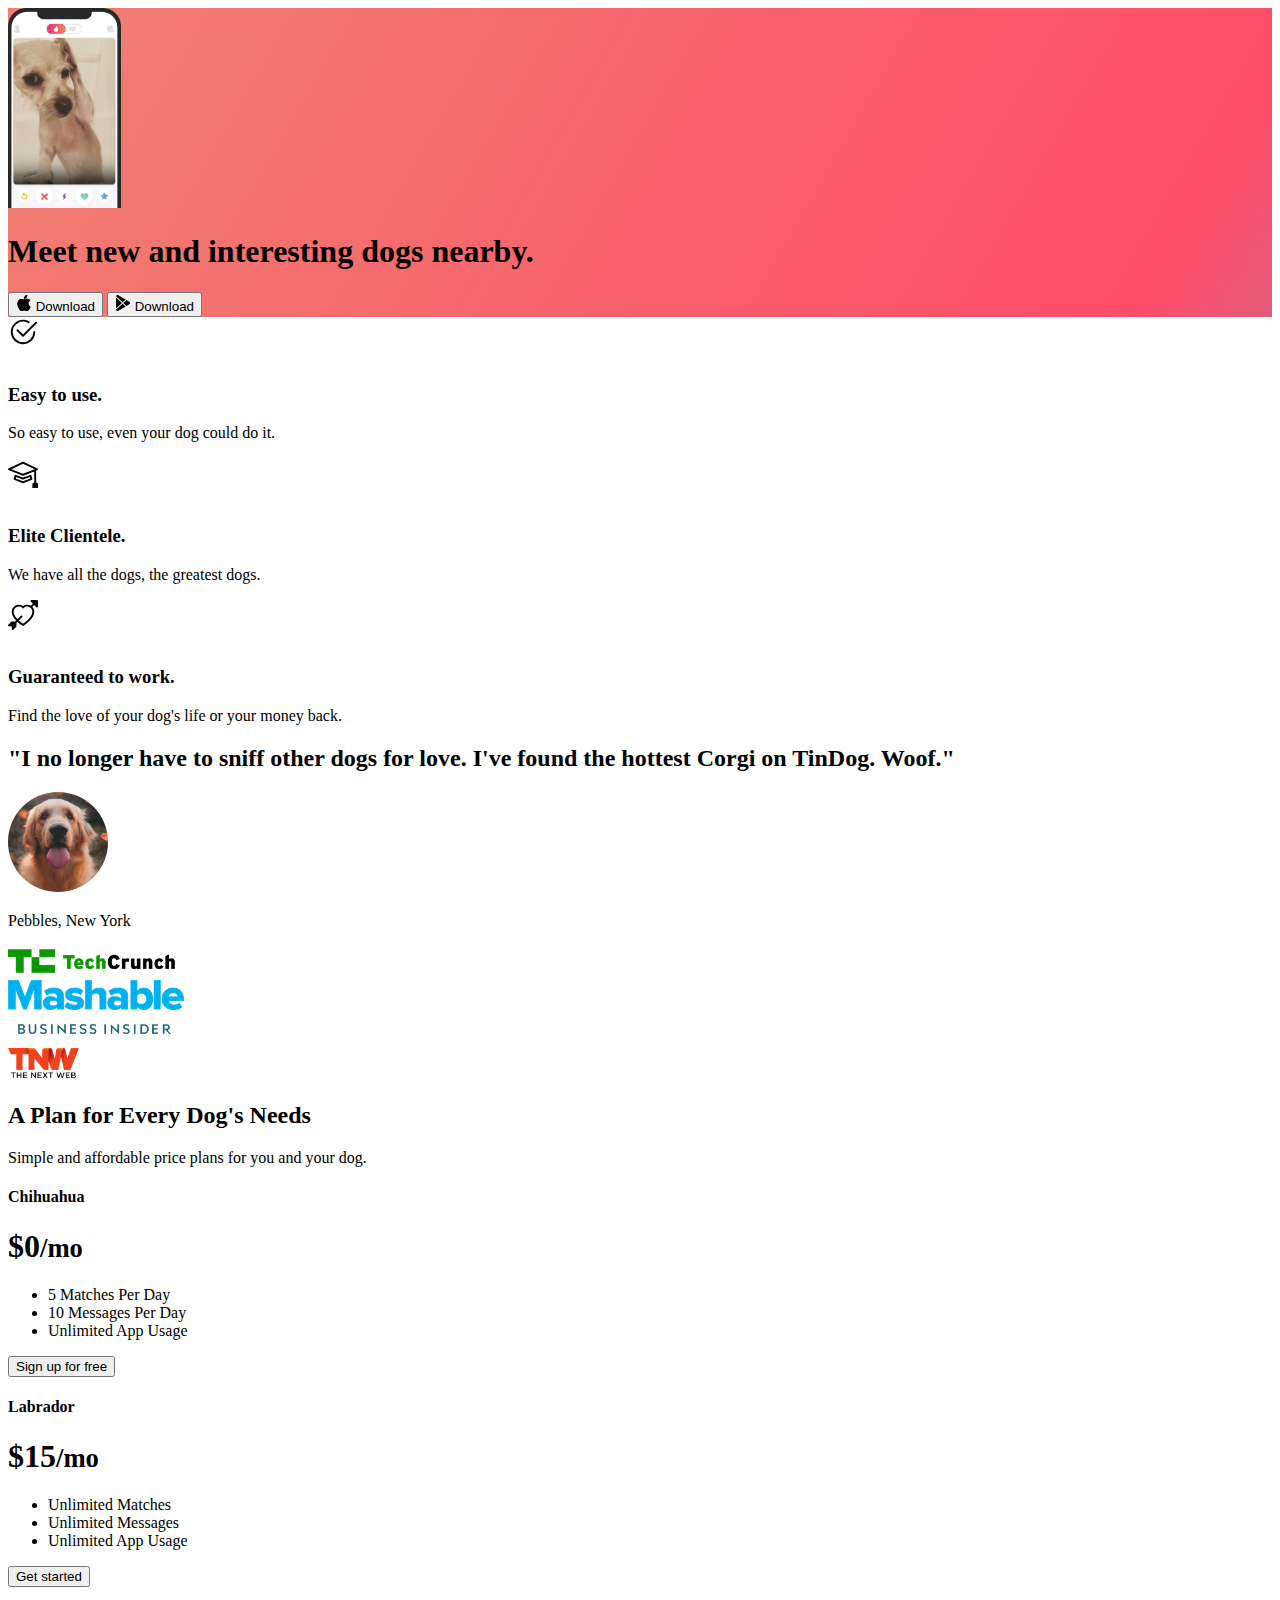
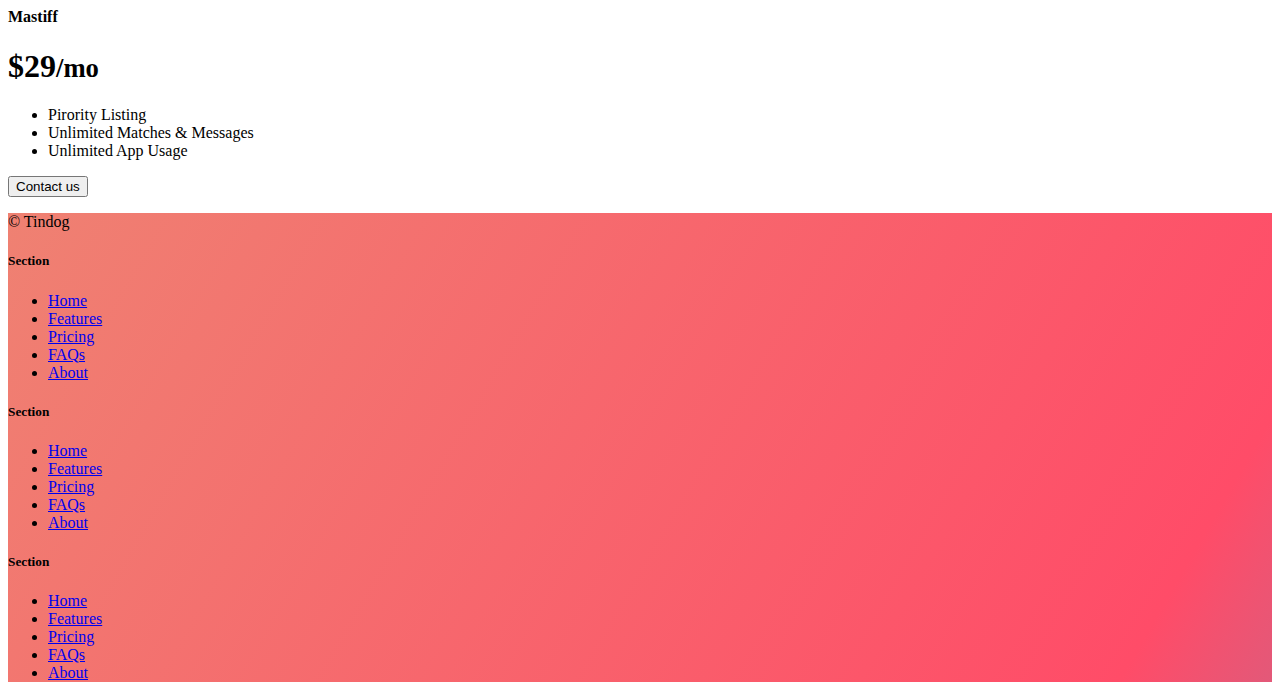
<file: projects/11.3 TinDog Project/solution.html>
<!DOCTYPE html>
<html lang="en">

<head>
  <meta charset="UTF-8">
  <meta name="viewport" content="width=device-width, initial-scale=1.0">
  <title>TinDog</title>
  <link href="https://cdn.jsdelivr.net/npm/bootstrap@5.3.0-alpha3/dist/css/bootstrap.min.css" rel="stylesheet"
    integrity="sha384-KK94CHFLLe+nY2dmCWGMq91rCGa5gtU4mk92HdvYe+M/SXH301p5ILy+dN9+nJOZ" crossorigin="anonymous">
  <link rel="stylesheet" href="./css/solution.css">
</head>

<body>


  <!-- Title -->
  <section id="title" class="gradient-background">

    <div class="container col-xxl-8 px-4 pt-5">
      <div class="row flex-lg-row-reverse align-items-center g-5 pt-5">
        <div class="col-10 col-sm-8 col-lg-6">
          <img src="./images/iphone.png" class="d-block mx-lg-auto img-fluid" alt="Bootstrap Themes" height="200"
            loading="lazy">
        </div>
        <div class="col-lg-6">
          <h1 class="display-5 fw-bold text-body-emphasis lh-1 mb-3">Meet new and interesting dogs nearby.</h1>

          <div class="d-grid gap-2 d-md-flex justify-content-md-start">
            <button type="button" class="btn btn-light btn-lg px-4 me-md-2"><svg xmlns="http://www.w3.org/2000/svg"
                width="16" height="16" fill="currentColor" class="bi bi-apple mb-1" viewBox="0 0 16 16">
                <path
                  d="M11.182.008C11.148-.03 9.923.023 8.857 1.18c-1.066 1.156-.902 2.482-.878 2.516.024.034 1.52.087 2.475-1.258.955-1.345.762-2.391.728-2.43Zm3.314 11.733c-.048-.096-2.325-1.234-2.113-3.422.212-2.189 1.675-2.789 1.698-2.854.023-.065-.597-.79-1.254-1.157a3.692 3.692 0 0 0-1.563-.434c-.108-.003-.483-.095-1.254.116-.508.139-1.653.589-1.968.607-.316.018-1.256-.522-2.267-.665-.647-.125-1.333.131-1.824.328-.49.196-1.422.754-2.074 2.237-.652 1.482-.311 3.83-.067 4.56.244.729.625 1.924 1.273 2.796.576.984 1.34 1.667 1.659 1.899.319.232 1.219.386 1.843.067.502-.308 1.408-.485 1.766-.472.357.013 1.061.154 1.782.539.571.197 1.111.115 1.652-.105.541-.221 1.324-1.059 2.238-2.758.347-.79.505-1.217.473-1.282Z" />
                <path
                  d="M11.182.008C11.148-.03 9.923.023 8.857 1.18c-1.066 1.156-.902 2.482-.878 2.516.024.034 1.52.087 2.475-1.258.955-1.345.762-2.391.728-2.43Zm3.314 11.733c-.048-.096-2.325-1.234-2.113-3.422.212-2.189 1.675-2.789 1.698-2.854.023-.065-.597-.79-1.254-1.157a3.692 3.692 0 0 0-1.563-.434c-.108-.003-.483-.095-1.254.116-.508.139-1.653.589-1.968.607-.316.018-1.256-.522-2.267-.665-.647-.125-1.333.131-1.824.328-.49.196-1.422.754-2.074 2.237-.652 1.482-.311 3.83-.067 4.56.244.729.625 1.924 1.273 2.796.576.984 1.34 1.667 1.659 1.899.319.232 1.219.386 1.843.067.502-.308 1.408-.485 1.766-.472.357.013 1.061.154 1.782.539.571.197 1.111.115 1.652-.105.541-.221 1.324-1.059 2.238-2.758.347-.79.505-1.217.473-1.282Z" />
              </svg> Download</button>
            <button type="button" class="btn btn-outline-light btn-lg px-4"><svg xmlns="http://www.w3.org/2000/svg"
                width="16" height="16" fill="currentColor" class="bi bi-google-play mb-1" viewBox="0 0 16 16">
                <path
                  d="M14.222 9.374c1.037-.61 1.037-2.137 0-2.748L11.528 5.04 8.32 8l3.207 2.96 2.694-1.586Zm-3.595 2.116L7.583 8.68 1.03 14.73c.201 1.029 1.36 1.61 2.303 1.055l7.294-4.295ZM1 13.396V2.603L6.846 8 1 13.396ZM1.03 1.27l6.553 6.05 3.044-2.81L3.333.215C2.39-.341 1.231.24 1.03 1.27Z" />
              </svg> Download</button>
          </div>
        </div>
      </div>
    </div>
  </section>
  <!-- Features -->
  <section id="features">
    <div class="container mt-5">
      <div class="row g-4 py-5 row-cols-1 row-cols-lg-3">
        <div class="col d-flex align-items-start">
          <div
            class="icon-square text-body-emphasis bg-body-secondary d-inline-flex align-items-center justify-content-center fs-4 flex-shrink-0 me-3">
            <svg xmlns="http://www.w3.org/2000/svg" height="30" fill="currentColor" class="bi bi-check2-circle"
              viewBox="0 0 16 16">
              <path
                d="M2.5 8a5.5 5.5 0 0 1 8.25-4.764.5.5 0 0 0 .5-.866A6.5 6.5 0 1 0 14.5 8a.5.5 0 0 0-1 0 5.5 5.5 0 1 1-11 0z" />
              <path
                d="M15.354 3.354a.5.5 0 0 0-.708-.708L8 9.293 5.354 6.646a.5.5 0 1 0-.708.708l3 3a.5.5 0 0 0 .708 0l7-7z" />
            </svg>
          </div>
          <div>
            <h3 class="fs-2">Easy to use.</h3>
            <p>So easy to use, even your dog could do it.</p>

          </div>
        </div>
        <div class="col d-flex align-items-start">
          <div
            class="icon-square text-body-emphasis bg-body-secondary d-inline-flex align-items-center justify-content-center fs-4 flex-shrink-0 me-3">
            <svg xmlns="http://www.w3.org/2000/svg" height="30" fill="currentColor" class="bi bi-mortarboard"
              viewBox="0 0 16 16">
              <path
                d="M8.211 2.047a.5.5 0 0 0-.422 0l-7.5 3.5a.5.5 0 0 0 .025.917l7.5 3a.5.5 0 0 0 .372 0L14 7.14V13a1 1 0 0 0-1 1v2h3v-2a1 1 0 0 0-1-1V6.739l.686-.275a.5.5 0 0 0 .025-.917l-7.5-3.5ZM8 8.46 1.758 5.965 8 3.052l6.242 2.913L8 8.46Z" />
              <path
                d="M4.176 9.032a.5.5 0 0 0-.656.327l-.5 1.7a.5.5 0 0 0 .294.605l4.5 1.8a.5.5 0 0 0 .372 0l4.5-1.8a.5.5 0 0 0 .294-.605l-.5-1.7a.5.5 0 0 0-.656-.327L8 10.466 4.176 9.032Zm-.068 1.873.22-.748 3.496 1.311a.5.5 0 0 0 .352 0l3.496-1.311.22.748L8 12.46l-3.892-1.556Z" />
            </svg>
          </div>
          <div>
            <h3 class="fs-2">Elite Clientele.</h3>
            <p>We have all the dogs, the greatest dogs.</p>

          </div>
        </div>
        <div class="col d-flex align-items-start">
          <div
            class="icon-square text-body-emphasis bg-body-secondary d-inline-flex align-items-center justify-content-center fs-4 flex-shrink-0 me-3">
            <svg xmlns="http://www.w3.org/2000/svg" height="30" fill="currentColor" class="bi bi-arrow-through-heart"
              viewBox="0 0 16 16">
              <path fill-rule="evenodd"
                d="M2.854 15.854A.5.5 0 0 1 2 15.5V14H.5a.5.5 0 0 1-.354-.854l1.5-1.5A.5.5 0 0 1 2 11.5h1.793l.53-.53c-.771-.802-1.328-1.58-1.704-2.32-.798-1.575-.775-2.996-.213-4.092C3.426 2.565 6.18 1.809 8 3.233c1.25-.98 2.944-.928 4.212-.152L13.292 2 12.147.854A.5.5 0 0 1 12.5 0h3a.5.5 0 0 1 .5.5v3a.5.5 0 0 1-.854.354L14 2.707l-1.006 1.006c.236.248.44.531.6.845.562 1.096.585 2.517-.213 4.092-.793 1.563-2.395 3.288-5.105 5.08L8 13.912l-.276-.182a21.86 21.86 0 0 1-2.685-2.062l-.539.54V14a.5.5 0 0 1-.146.354l-1.5 1.5Zm2.893-4.894A20.419 20.419 0 0 0 8 12.71c2.456-1.666 3.827-3.207 4.489-4.512.679-1.34.607-2.42.215-3.185-.817-1.595-3.087-2.054-4.346-.761L8 4.62l-.358-.368c-1.259-1.293-3.53-.834-4.346.761-.392.766-.464 1.845.215 3.185.323.636.815 1.33 1.519 2.065l1.866-1.867a.5.5 0 1 1 .708.708L5.747 10.96Z" />
            </svg>
          </div>
          <div>
            <h3 class="fs-2">Guaranteed to work.</h3>
            <p>Find the love of your dog's life or your money back.</p>

          </div>
        </div>
      </div>
    </div>
  </section>
  <!-- Testimonial -->
  <section id="testimonial">
    <div class="my-5">
      <div class="p-5 text-center bg-body-tertiary">
        <div class="container py-5">
          <h2 class="text-body-emphasis">"I no longer have to sniff other dogs for love. I've found the hottest Corgi on
            TinDog. Woof."</h2>
          <img class="profile-img mt-5" src="./images/dog-img.jpg" alt="dog image">
          <p class="col-lg-8 mx-auto lead mt-2">
            Pebbles, New York
          </p>
        </div>

        <div class="container">
          <div class="row">
            <div class="col-lg-3 col-sm-12">
              <img src="./images/techcrunch.png" alt="techcrunch" height="30">
            </div>
            <div class="col-lg-3 col-sm-12">
              <img src="./images/mashable.png" alt="mashable" height="30">
            </div>
            <div class="col-lg-3 col-sm-12">
              <img src="./images/bizinsider.png" alt="bizinsider" height="30">
            </div>
            <div class="col-lg-3 col-sm-12">
              <img src="./images/tnw.png" alt="tnw" height="30">
            </div>
          </div>
        </div>
      </div>
    </div>
  </section>
  <!-- Pricing -->
  <section id="pricing">
    <div class="container">
      <div class="pricing-header p-3 pb-md-4 mx-auto text-center">
        <h2 class="display-4 fw-normal">A Plan for Every Dog's Needs</h2>
        <p class="fs-5 text-body-secondary">Simple and affordable price plans for you and your dog.
      </div>
      <div class="row row-cols-1 row-cols-md-3 mb-3 text-center">
        <div class="col">
          <div class="card mb-4 rounded-3 shadow-sm">
            <div class="card-header py-3">
              <h4 class="my-0 fw-normal">Chihuahua</h4>
            </div>
            <div class="card-body">
              <h1 class="card-title pricing-card-title">$0<small class="text-body-secondary fw-light">/mo</small></h1>
              <ul class="list-unstyled mt-3 mb-4">
                <li>5 Matches Per Day</li>
                <li>10 Messages Per Day</li>
                <li>Unlimited App Usage</li>
              </ul>
              <button type="button" class="w-100 btn btn-lg btn-outline-dark">Sign up for free</button>
            </div>
          </div>
        </div>
        <div class="col">
          <div class="card mb-4 rounded-3 shadow-sm">
            <div class="card-header py-3">
              <h4 class="my-0 fw-normal">Labrador</h4>
            </div>
            <div class="card-body">
              <h1 class="card-title pricing-card-title">$15<small class="text-body-secondary fw-light">/mo</small></h1>
              <ul class="list-unstyled mt-3 mb-4">
                <li>Unlimited Matches</li>
                <li>Unlimited Messages</li>
                <li>Unlimited App Usage</li>
              </ul>
              <button type="button" class="w-100 btn btn-lg btn-dark">Get started</button>
            </div>
          </div>
        </div>
        <div class="col">
          <div class="card mb-4 rounded-3 shadow-sm border-dark">
            <div class="card-header py-3 text-bg-dark border-dark">
              <h4 class="my-0 fw-normal">Mastiff</h4>
            </div>
            <div class="card-body">
              <h1 class="card-title pricing-card-title">$29<small class="text-body-secondary fw-light">/mo</small></h1>
              <ul class="list-unstyled mt-3 mb-4">
                <li>Pirority Listing</li>
                <li>Unlimited Matches & Messages</li>
                <li>Unlimited App Usage</li>
              </ul>
              <button type="button" class="w-100 btn btn-lg btn-dark">Contact us</button>
            </div>
          </div>
        </div>
      </div>
    </div>
  </section>
  <!-- Footer -->
  <section id="contact" class="gradient-background">
    <div class="container ">
      <footer class="row row-cols-1 row-cols-sm-2 row-cols-md-5 py-5 mt-5 border-top">
        <div class="col mb-3">

          <p class="text-body-secondary">© Tindog</p>
        </div>

        <div class="col mb-3">

        </div>

        <div class="col mb-3">
          <h5>Section</h5>
          <ul class="nav flex-column">
            <li class="nav-item mb-2"><a href="#" class="nav-link p-0 text-body-secondary">Home</a></li>
            <li class="nav-item mb-2"><a href="#" class="nav-link p-0 text-body-secondary">Features</a></li>
            <li class="nav-item mb-2"><a href="#" class="nav-link p-0 text-body-secondary">Pricing</a></li>
            <li class="nav-item mb-2"><a href="#" class="nav-link p-0 text-body-secondary">FAQs</a></li>
            <li class="nav-item mb-2"><a href="#" class="nav-link p-0 text-body-secondary">About</a></li>
          </ul>
        </div>

        <div class="col mb-3">
          <h5>Section</h5>
          <ul class="nav flex-column">
            <li class="nav-item mb-2"><a href="#" class="nav-link p-0 text-body-secondary">Home</a></li>
            <li class="nav-item mb-2"><a href="#" class="nav-link p-0 text-body-secondary">Features</a></li>
            <li class="nav-item mb-2"><a href="#" class="nav-link p-0 text-body-secondary">Pricing</a></li>
            <li class="nav-item mb-2"><a href="#" class="nav-link p-0 text-body-secondary">FAQs</a></li>
            <li class="nav-item mb-2"><a href="#" class="nav-link p-0 text-body-secondary">About</a></li>
          </ul>
        </div>

        <div class="col mb-3">
          <h5>Section</h5>
          <ul class="nav flex-column">
            <li class="nav-item mb-2"><a href="#" class="nav-link p-0 text-body-secondary">Home</a></li>
            <li class="nav-item mb-2"><a href="#" class="nav-link p-0 text-body-secondary">Features</a></li>
            <li class="nav-item mb-2"><a href="#" class="nav-link p-0 text-body-secondary">Pricing</a></li>
            <li class="nav-item mb-2"><a href="#" class="nav-link p-0 text-body-secondary">FAQs</a></li>
            <li class="nav-item mb-2"><a href="#" class="nav-link p-0 text-body-secondary">About</a></li>
          </ul>
        </div>
      </footer>
    </div>
  </section>
</body>

</html>
</file>
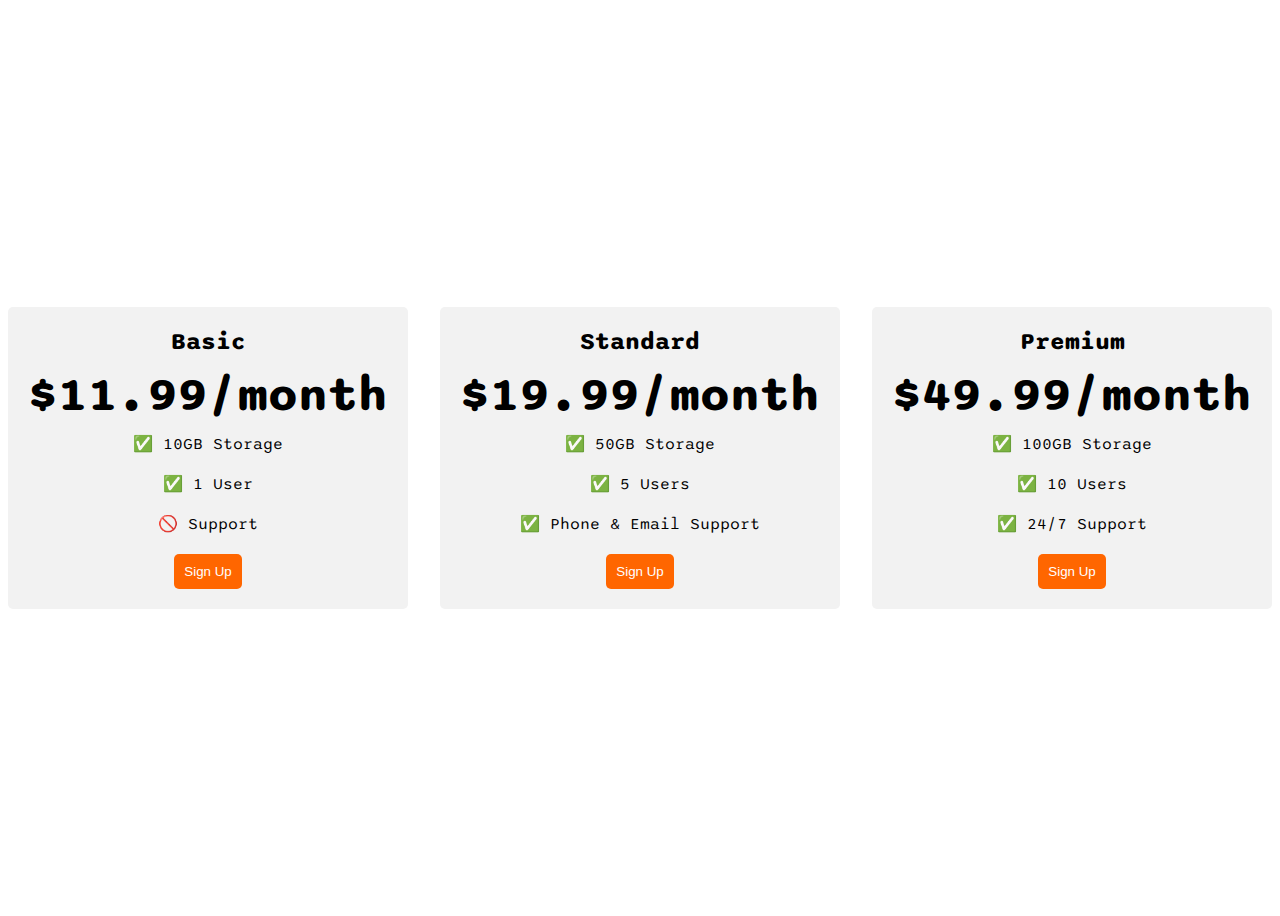
<file: projects/9.4 Flexbox Pricing Table Project/solution.html>
<!DOCTYPE html>
<html>

<head>
  <title>Flexbox Pricing Table</title>
  <link rel="preconnect" href="https://fonts.googleapis.com">
  <link rel="preconnect" href="https://fonts.gstatic.com" crossorigin>
  <link href="https://fonts.googleapis.com/css2?family=Sono:wght@400;700&display=swap" rel="stylesheet">
  <style>
    body {
      font-family: 'Sono', sans-serif;
    }

    .pricing-container {
      display: flex;
      justify-content: center;
      align-items: center;
      height: 100vh;
      gap: 2rem;
    }

    .pricing-plan {
      flex: 1;
      max-width: 400px;
      padding: 20px;
      background-color: #f2f2f2;
      border-radius: 5px;
      text-align: center;
    }

    .plan-title {
      font-size: 24px;
      font-weight: bold;
      margin-bottom: 10px;
    }

    .plan-price {
      font-size: 48px;
      font-weight: bold;
      margin-bottom: 10px;
    }

    .plan-features {
      list-style: none;
      padding: 0;
      margin: 0;
    }

    .plan-features li {
      margin-bottom: 20px;
    }

    .plan-button {
      padding: 10px;
      background-color: #ff6600;
      color: #fff;
      border-radius: 5px;
      border: none;
    }

    @media (max-width: 1250px) {
      .pricing-container {
        flex-direction: column;
        height: 100%;
      }
    }
  </style>
</head>

<body>
  <div class="pricing-container">
    <div class="pricing-plan">
      <div class="plan-title">Basic</div>
      <div class="plan-price">$11.99/month</div>
      <ul class="plan-features">
        <li>✅ 10GB Storage</li>
        <li>✅ 1 User</li>
        <li>🚫 Support</li>
      </ul>
      <button class="plan-button">Sign Up</a>
    </div>
    <div class="pricing-plan">
      <div class="plan-title">Standard</div>
      <div class="plan-price">$19.99/month</div>
      <ul class="plan-features">
        <li>✅ 50GB Storage</li>
        <li>✅ 5 Users</li>
        <li>✅ Phone &amp; Email Support</li>
      </ul>
      <button class="plan-button">Sign Up</a>
    </div>
    <div class="pricing-plan">
      <div class="plan-title">Premium</div>
      <div class="plan-price">$49.99/month</div>
      <ul class="plan-features">
        <li>✅ 100GB Storage</li>
        <li>✅ 10 Users</li>
        <li>✅ 24/7 Support</li>
      </ul>
      <button class="plan-button">Sign Up</a>
    </div>
  </div>

</body>

</html>
</file>
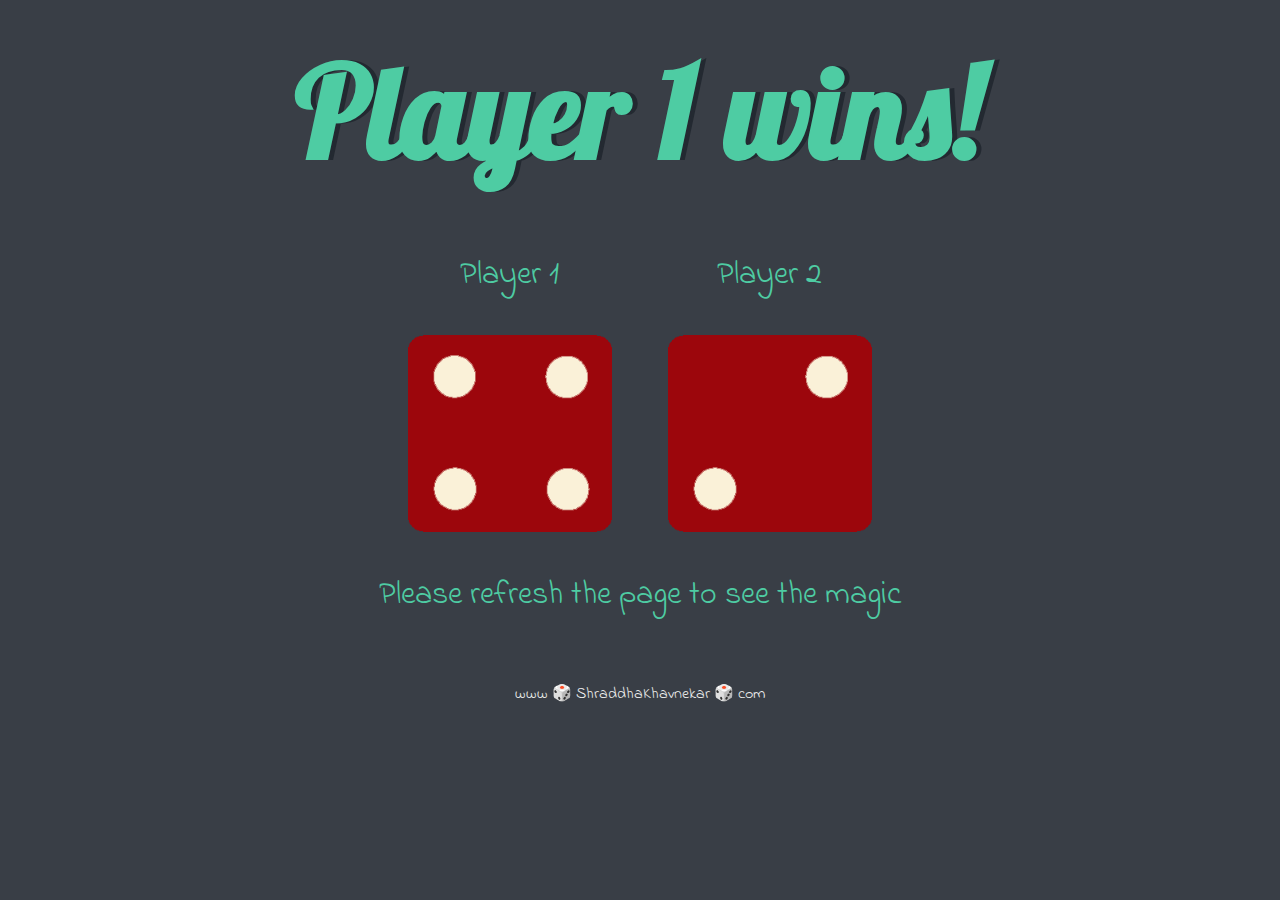
<file: projects/Dicee Challenge - Starting Files/dicee.html>
<!DOCTYPE html>
<html lang="en" dir="ltr">
  <head>
    <meta charset="utf-8" />
    <title>Dicee</title>
    <link rel="stylesheet" href="styles.css" />
    <link
      href="https://fonts.googleapis.com/css?family=Indie+Flower|Lobster"
      rel="stylesheet"
    />
  </head>
  <body>
    <div class="container">
      <h1>Refresh Me</h1>

      <div class="dice">
        <p>Player 1</p>
        <img class="img1" src="images/dice6.png" />
      </div>

      <div class="dice">
        <p>Player 2</p>
        <img class="img2" src="images/dice6.png" />
      </div>

      <p>Please refresh the page to see the magic</p>
    </div>

    <script src="index.js"></script>
  </body>

  <footer>www 🎲 ShraddhaKhavnekar 🎲 com</footer>
</html>
</file>
<file: style.css>
body {
  margin: 0;
  background-color: aliceblue;
  text-align: center;
  font-family: "Merriweather", serif;
}


hr {
  border: dotted #d3f3f3 6px;
  border-bottom: none;
  width: 20%;
  margin: 50px auto;
}

.top-container {
  background-color: rgb(236, 243, 245);
  padding-top: 100px;
  margin-bottom: 100px;
  padding-bottom: 100px;
  position: relative;
  background-image: url("./carl-heyerdahl-KE0nC8-58MQ-unsplash.jpg") ;
  background-size: cover;
  width: 100%;
  height: 800px;
}

.top-cloud {
  position: relative;
  left: 30%;
}

.bottom-cloud {
  position: absolute;
  left: 10%;
}

.photo {
  width: 200px;
  height: 210px;
  border-radius: 61%;
  margin-bottom: 20px;
}

.intro {
  width: 35%;
  margin: auto;
  line-height: 1.69;
}

h2 {
  color: #66bfbf;
  font-weight: normal;
  font-size: 1.56em;
  font-family: sans-serif;
  margin-bottom: 40px;
 
}

.skillimg2 {
  height: 100px;
  width: 100px;
  border-radius: 50%;
  margin-left: 10px;
  margin-right: 10px;
}

#video-background{
  
}

.skillimg {
  height: 100px;
  width: 100px;
  border-radius: 12%;
  margin-left: 10px;
  margin-right: 10px;
}

.skill1 {
  width: 50%;
  margin: 100px auto 100px auto;
  text-align: left;
  line-height: 2;
}

.faded{
  background-color: rgba(0, 0, 0, 0.5); /* Add a background color with opacity */
  padding: 5px;
}

h1 {
  color: #66bfbf;
  font-size: 600.5%;
  font-weight: bold;
  margin: 50px auto 0 auto;
  font-family: "Sacramento", cursive;
}

.skill {
  width: 415px;
  height: 100px;
  margin: 25px auto 25px auto;
  text-align: left;
  line-height: 2;
  background-color: #d3f3f3;
}

.fleft {
  float: left;
}

.fright {
  float: right;
}

.desc {
  display: inline-block;
  padding: 0 20px;
  width: 61%;
  font-size: 0.87em;
  margin-top: 12px;
}

/* .skillscontainer {
  display: grid;
  grid-template-rows: 1fr 1fr 1fr;
  grid-template-columns: 1fr 1fr;
} */

.proj {
  height: 100px;
  width: 100px;
  border-radius: 11%;
}

.container3 {
  /* display: grid;
  grid-template-rows: 1fr 1fr;
  grid-template-columns: 1fr 1fr;
  gap: 10px; */
  margin: 0 100px;
}

.card-img-top {
  width: 200px;
  height: 200px;

  display: block;
  margin: 20px auto; /* Center the image horizontally */
}

.card-title {
  font-weight: bold;
}

.project {
  background-color: rgb(213, 231, 242);
  border-radius: 1%;
}

.paraproject {
  padding: 0 8px;
}

.contact-mesg {
  width: 30%;
  margin: 40px auto 60px;
}

h3 {
  color: #0040ff98;
}

.bottom-container {
  background-color: #66bfbf;
  padding: 50px 0 20px;
  margin-top: 35px;
}

.btn {
  background: #11cdd4;
  background-image: -webkit-linear-gradient(top, #11cdd4, #11999e);
  background-image: -moz-linear-gradient(top, #11cdd4, #11999e);
  background-image: -ms-linear-gradient(top, #11cdd4, #11999e);
  background-image: -o-linear-gradient(top, #11cdd4, #11999e);
  background-image: linear-gradient(to bottom, #11cdd4, #11999e);
  -webkit-border-radius: 8;
  -moz-border-radius: 8;
  border-radius: 8px;
  font-family: Georgia;
  color: #ffffff;
  font-size: 20px;
  padding: 9px 21px 12px 21px;
  text-decoration: none;
}

.btn:hover {
  background: #30e3cb;
  background-image: -webkit-linear-gradient(top, #30e3cb, #2bc4ad);
  background-image: -moz-linear-gradient(top, #30e3cb, #2bc4ad);
  background-image: -ms-linear-gradient(top, #30e3cb, #2bc4ad);
  background-image: -o-linear-gradient(top, #30e3cb, #2bc4ad);
  background-image: linear-gradient(to bottom, #30e3cb, #2bc4ad);
  text-decoration: none;
}

a:hover {
  color: #eaf6f6;
}

.footer-link {
  color: #11999e;
  font-family: sans-serif;
  margin: 10px 20px;
  text-decoration: none;
}

.copyright {
  color: #eaf6f6;
  font-size: 0.75rem;
  padding: 20px 0;
}

.skillscontainer {
  display: grid;
  grid-template-rows: 1fr;
  grid-template-columns: 1fr;
  gap: 5px;
}

@media screen and (min-width: 768px) {
  .skillscontainer {
    grid-template-rows: 1fr 1fr;
    grid-template-columns: 1fr 1fr;
  }
}

@media screen and (min-width: 1024px) {
  .skillscontainer {
    grid-template-rows: 1fr 1fr 1fr;
    grid-template-columns: 1fr 1fr;
  }
}

.mountain-img {
  max-width: 70%;
  height: auto;
  width: 100%;
}
</file>
<file: projects/11.3 TinDog Project/css/style.css>
.gradient-background {
  background: linear-gradient(300deg, #00bfff, #ff4c68, #ef8172);
  background-size: 180% 180%;
  animation: gradient-animation 18s ease infinite;
}

@keyframes gradient-animation {
  0% {
    background-position: 0% 50%;
  }
  50% {
    background-position: 100% 50%;
  }
  100% {
    background-position: 0% 50%;
  }
}

.icon-square {
  width: 3rem;
  height: 3rem;
  border-radius: 0.75rem;
}

.profile-img {
  height: 100px;
  border-radius: 50%;
}
</file>
<file: projects/11.3 TinDog Project/css/solution.css>
.gradient-background {
  background: linear-gradient(300deg, #00bfff, #ff4c68, #ef8172);
  background-size: 180% 180%;
  animation: gradient-animation 18s ease infinite;
}

@keyframes gradient-animation {
  0% {
    background-position: 0% 50%;
  }
  50% {
    background-position: 100% 50%;
  }
  100% {
    background-position: 0% 50%;
  }
}

.icon-square {
  width: 3rem;
  height: 3rem;
  border-radius: 0.75rem;
}

.profile-img {
  border-radius: 50%;
  height: 100px;
}
</file>
<file: projects/Dicee Challenge - Starting Files/styles.css>
.container {
  width: 70%;
  margin: auto;
  text-align: center;
}

.dice {
  text-align: center;
  display: inline-block;

}

body {
  background-color: #393E46;
}

h1 {
  margin: 30px;
  font-family: 'Lobster', cursive;
  text-shadow: 5px 0 #232931;
  font-size: 8rem;
  color: #4ECCA3;
}

p {
  font-size: 2rem;
  color: #4ECCA3;
  font-family: 'Indie Flower', cursive;
}

img {
  width: 80%;
}

footer {
  margin-top: 5%;
  color: #EEEEEE;
  text-align: center;
  font-family: 'Indie Flower', cursive;

}
</file>
